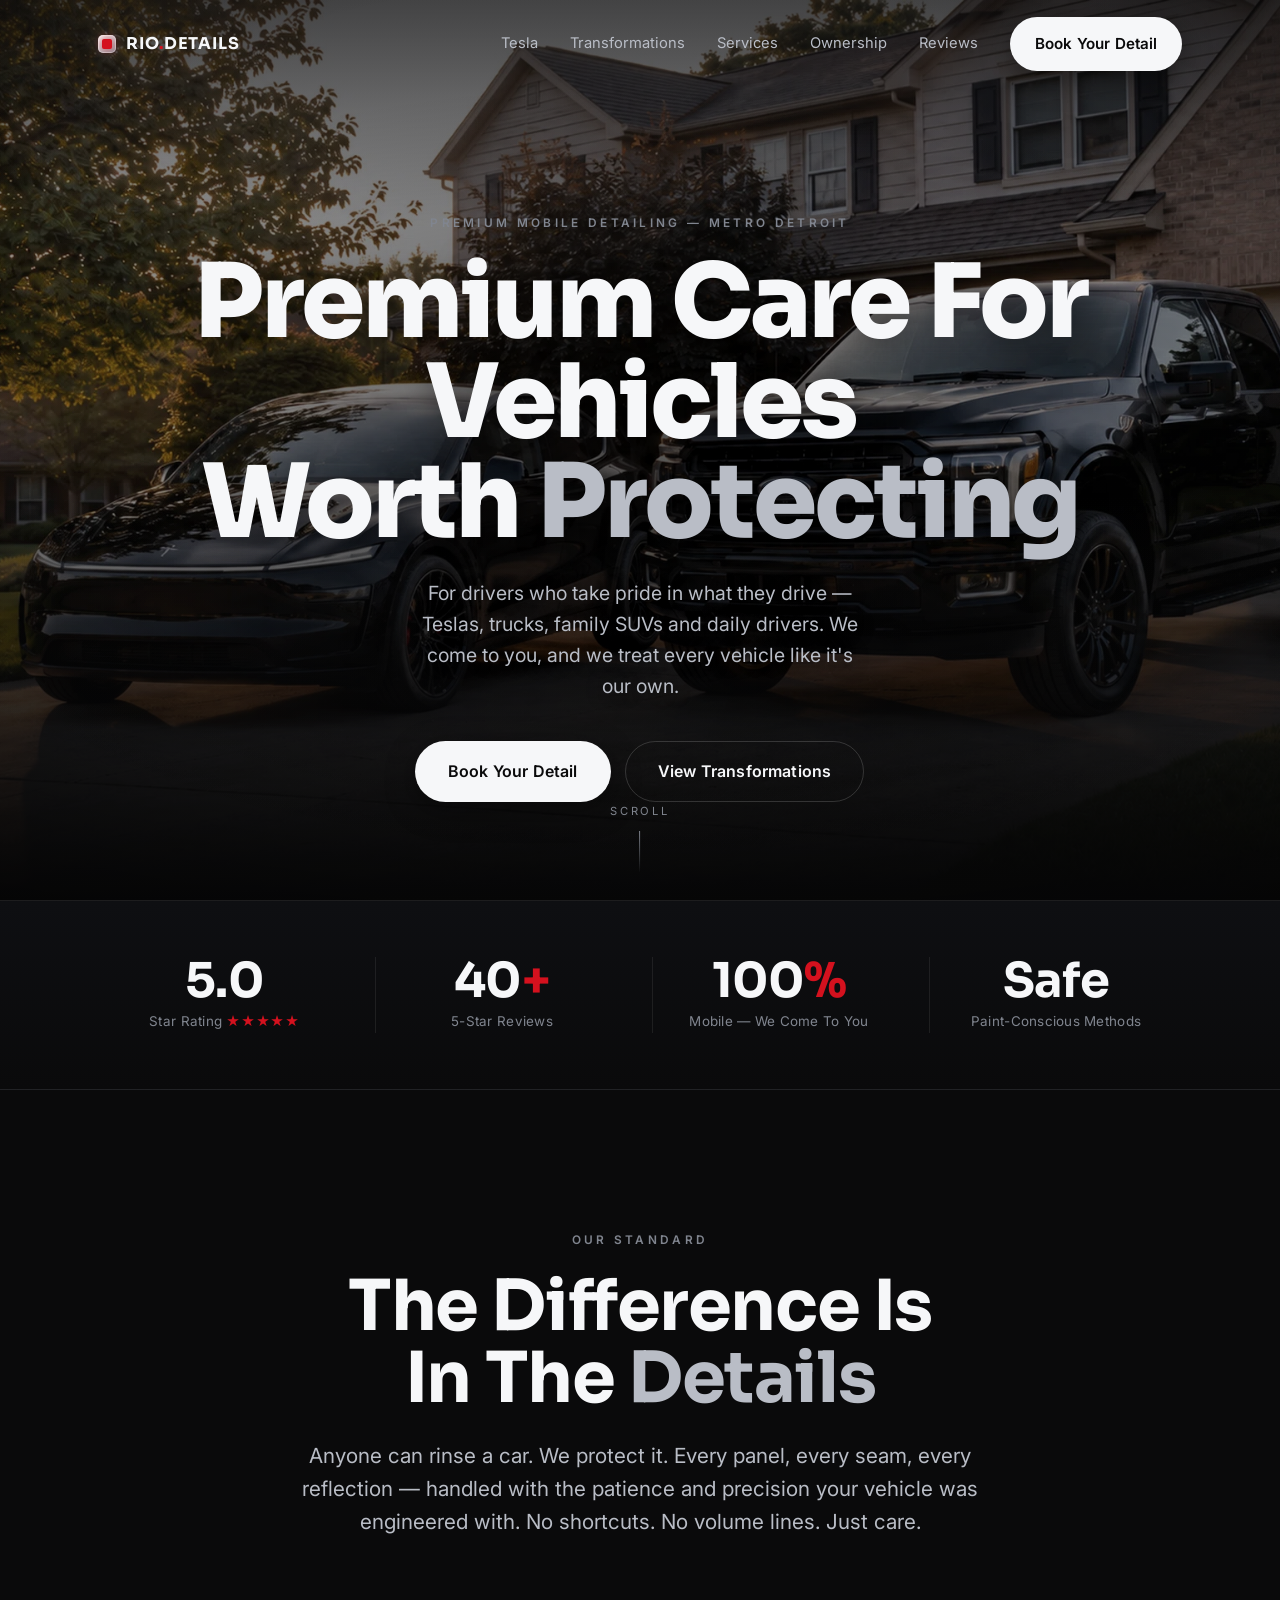
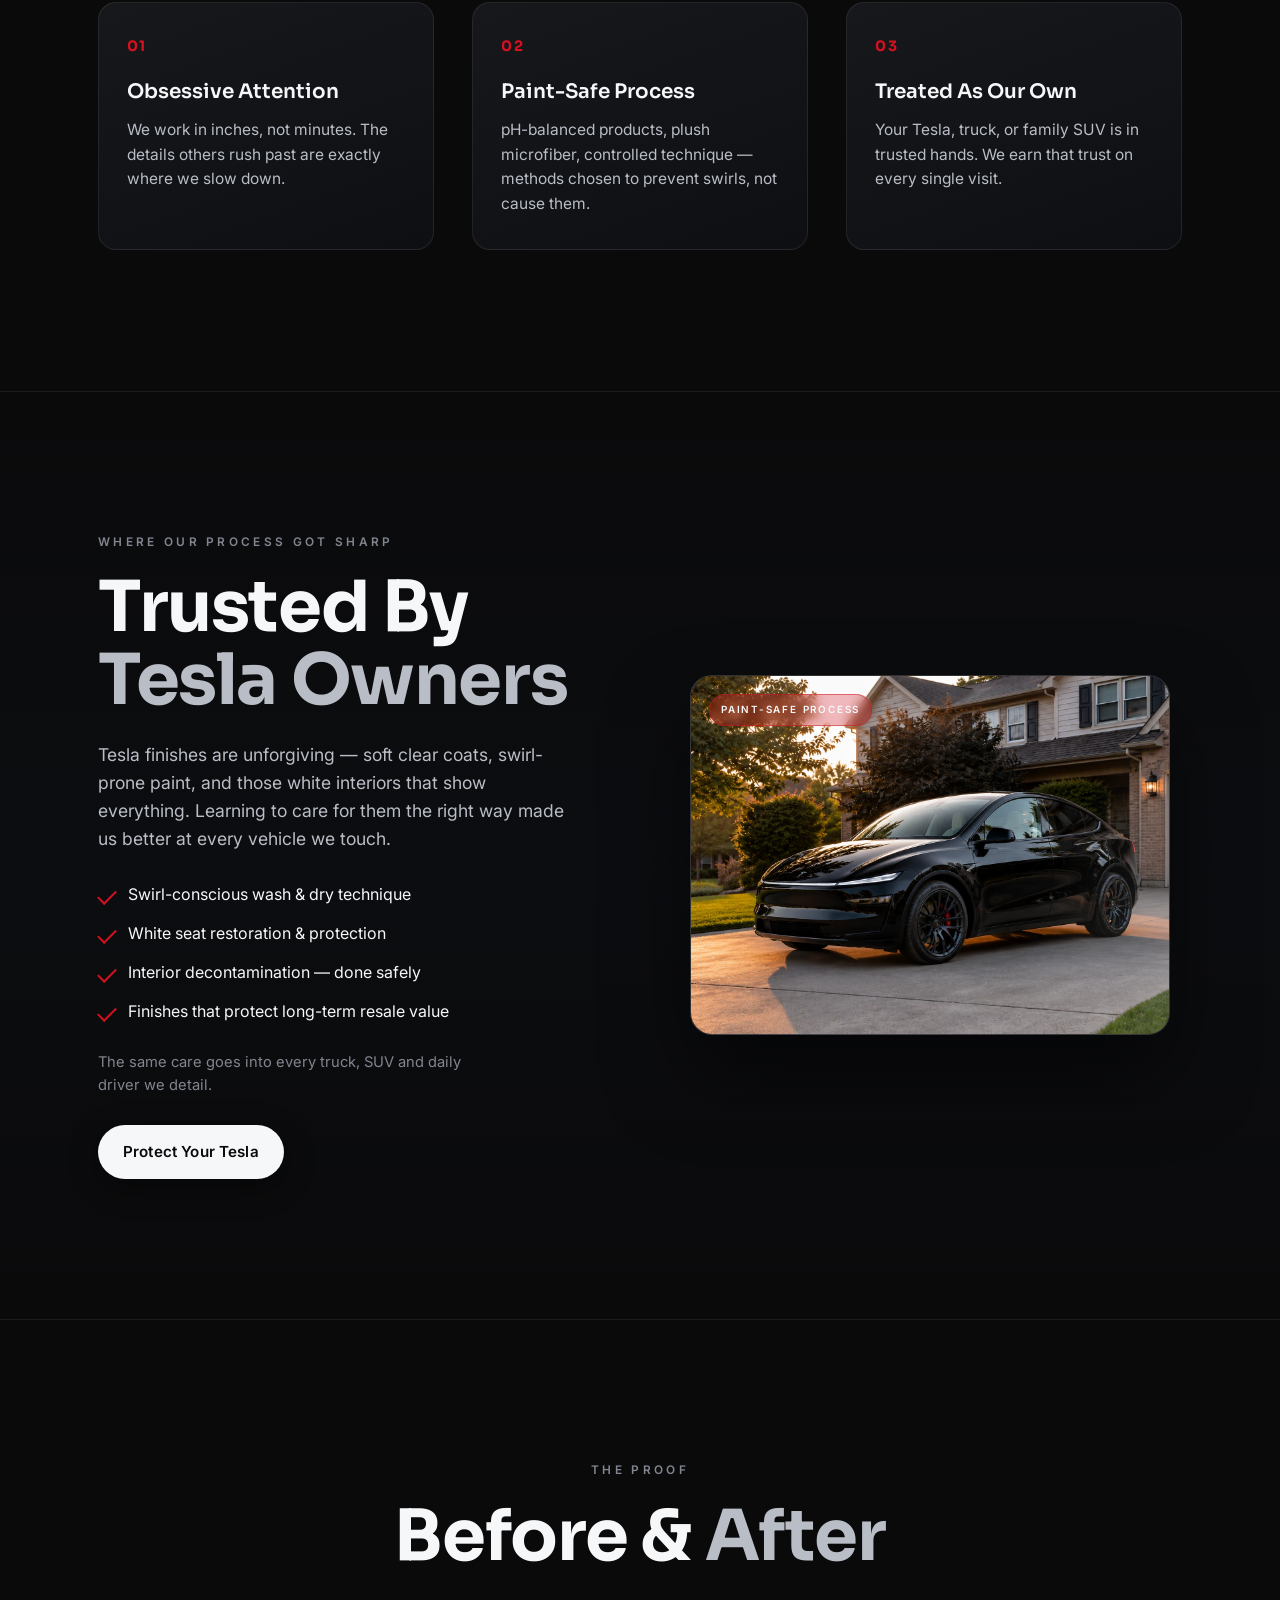
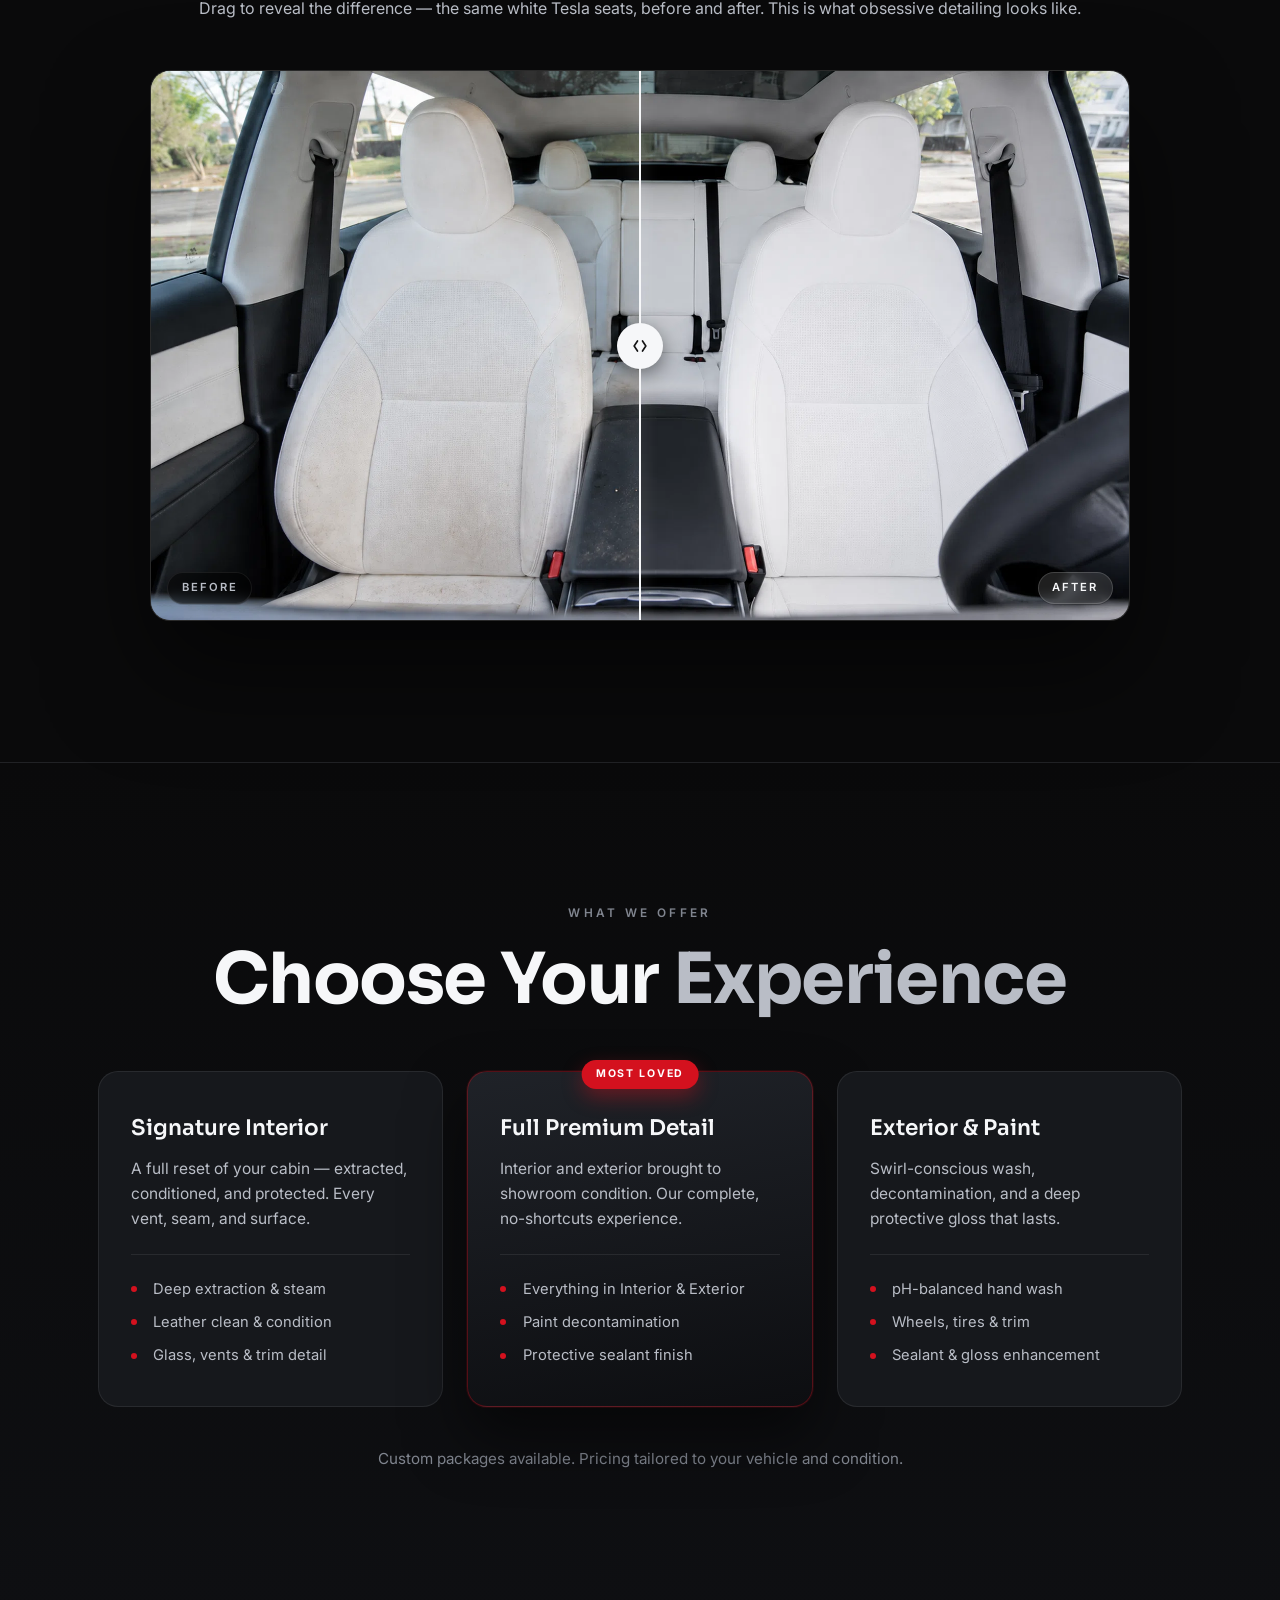
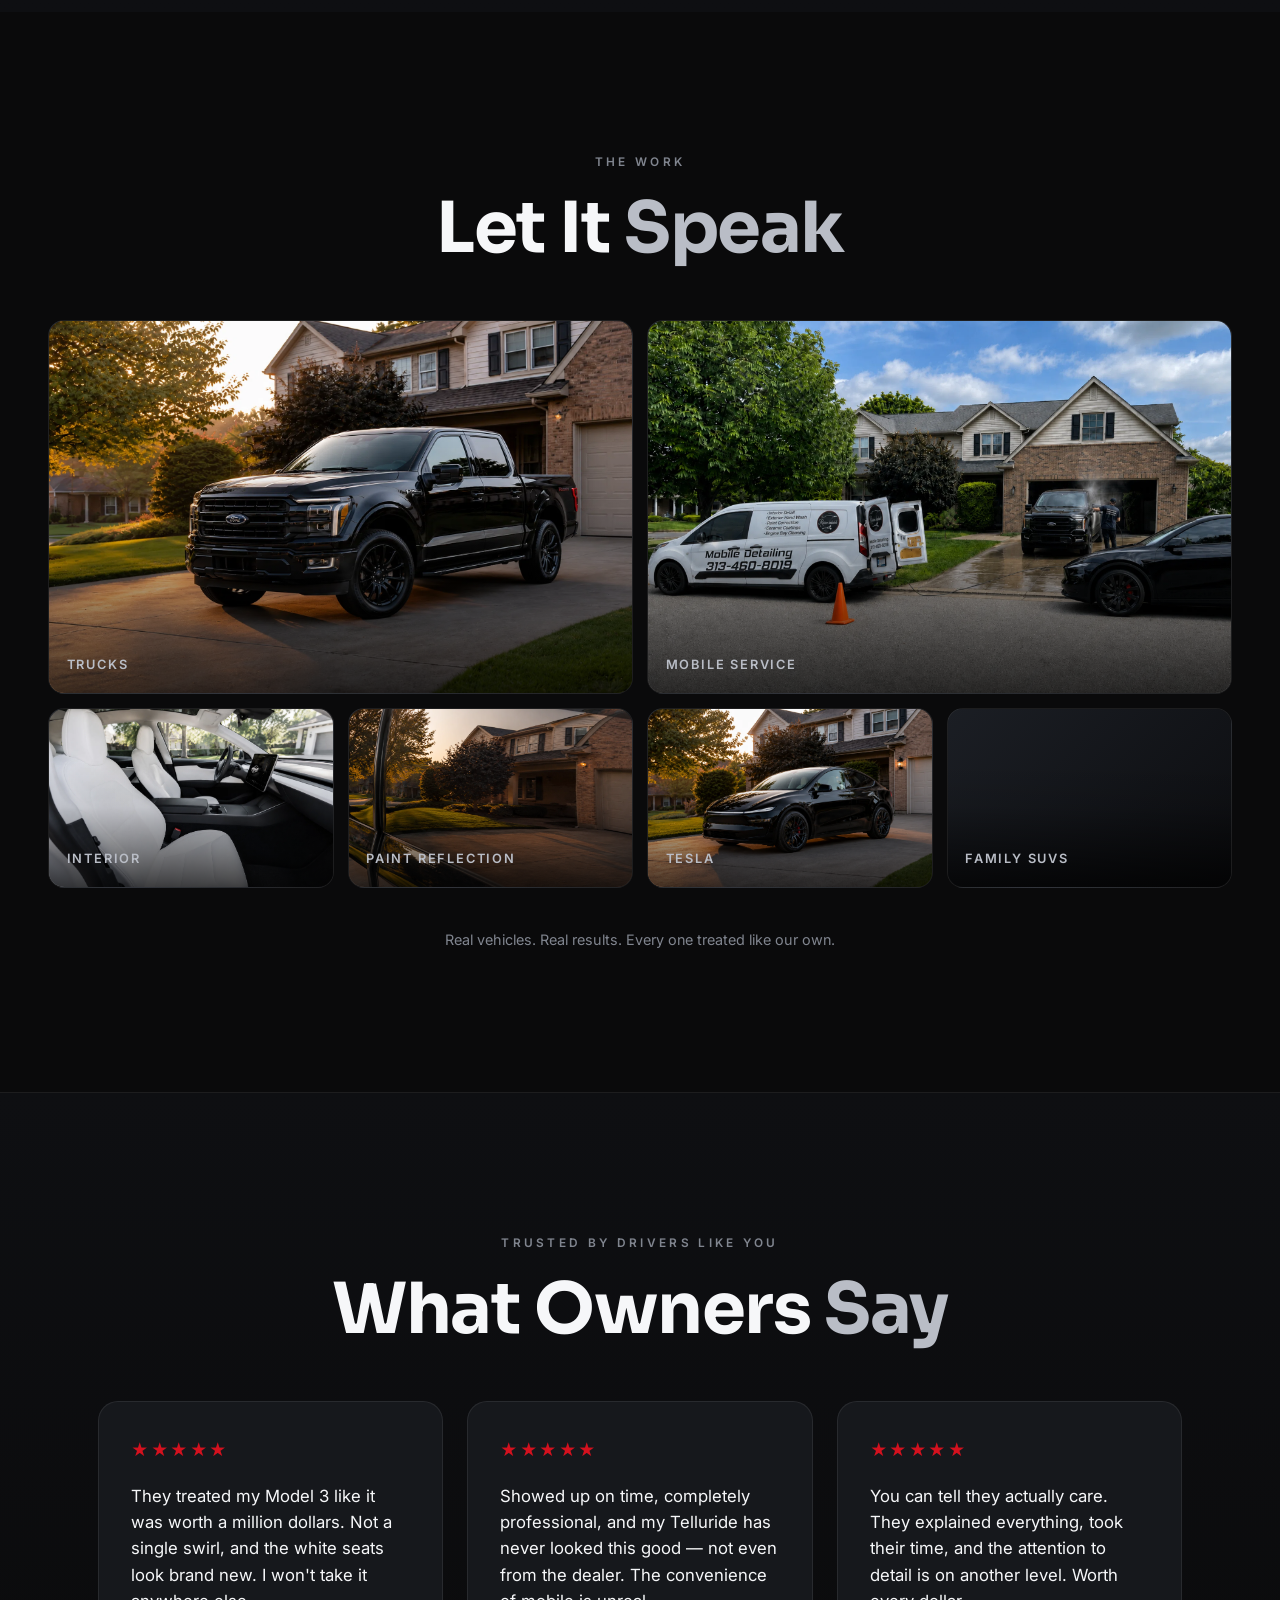
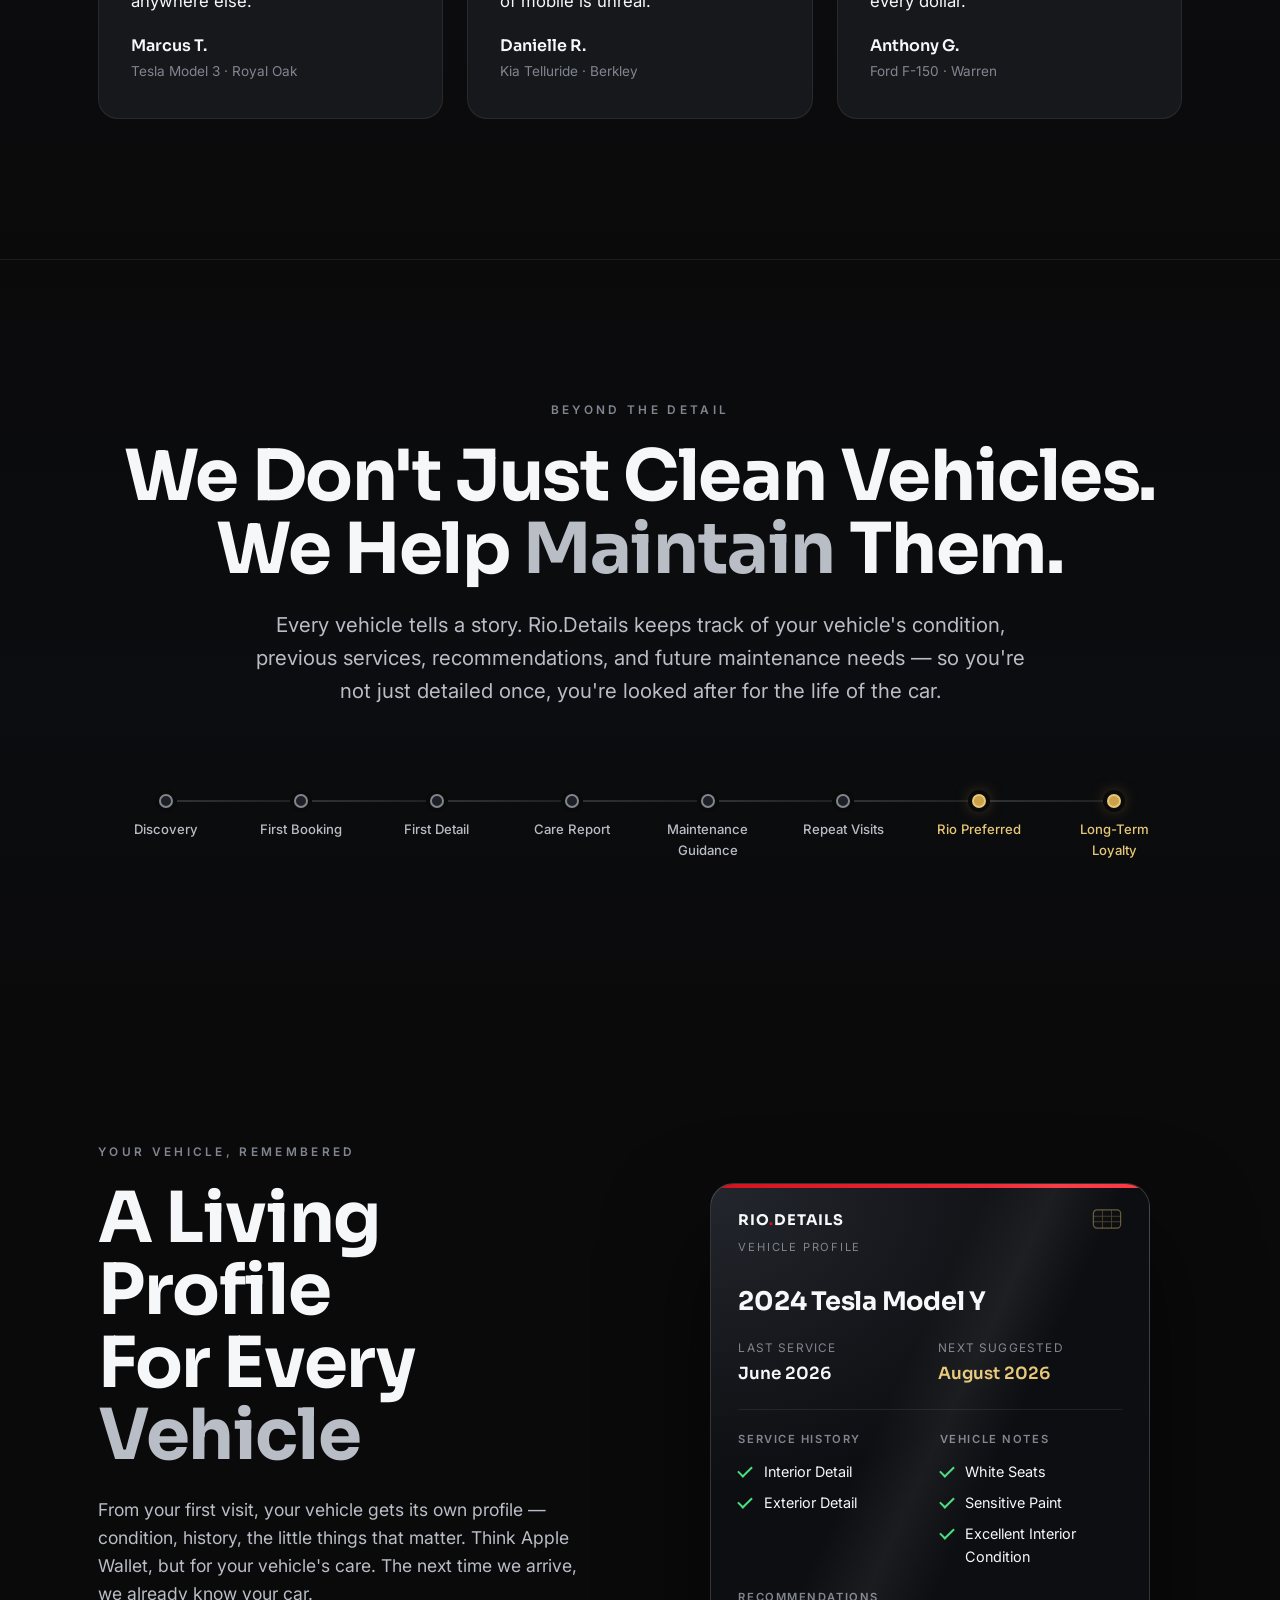
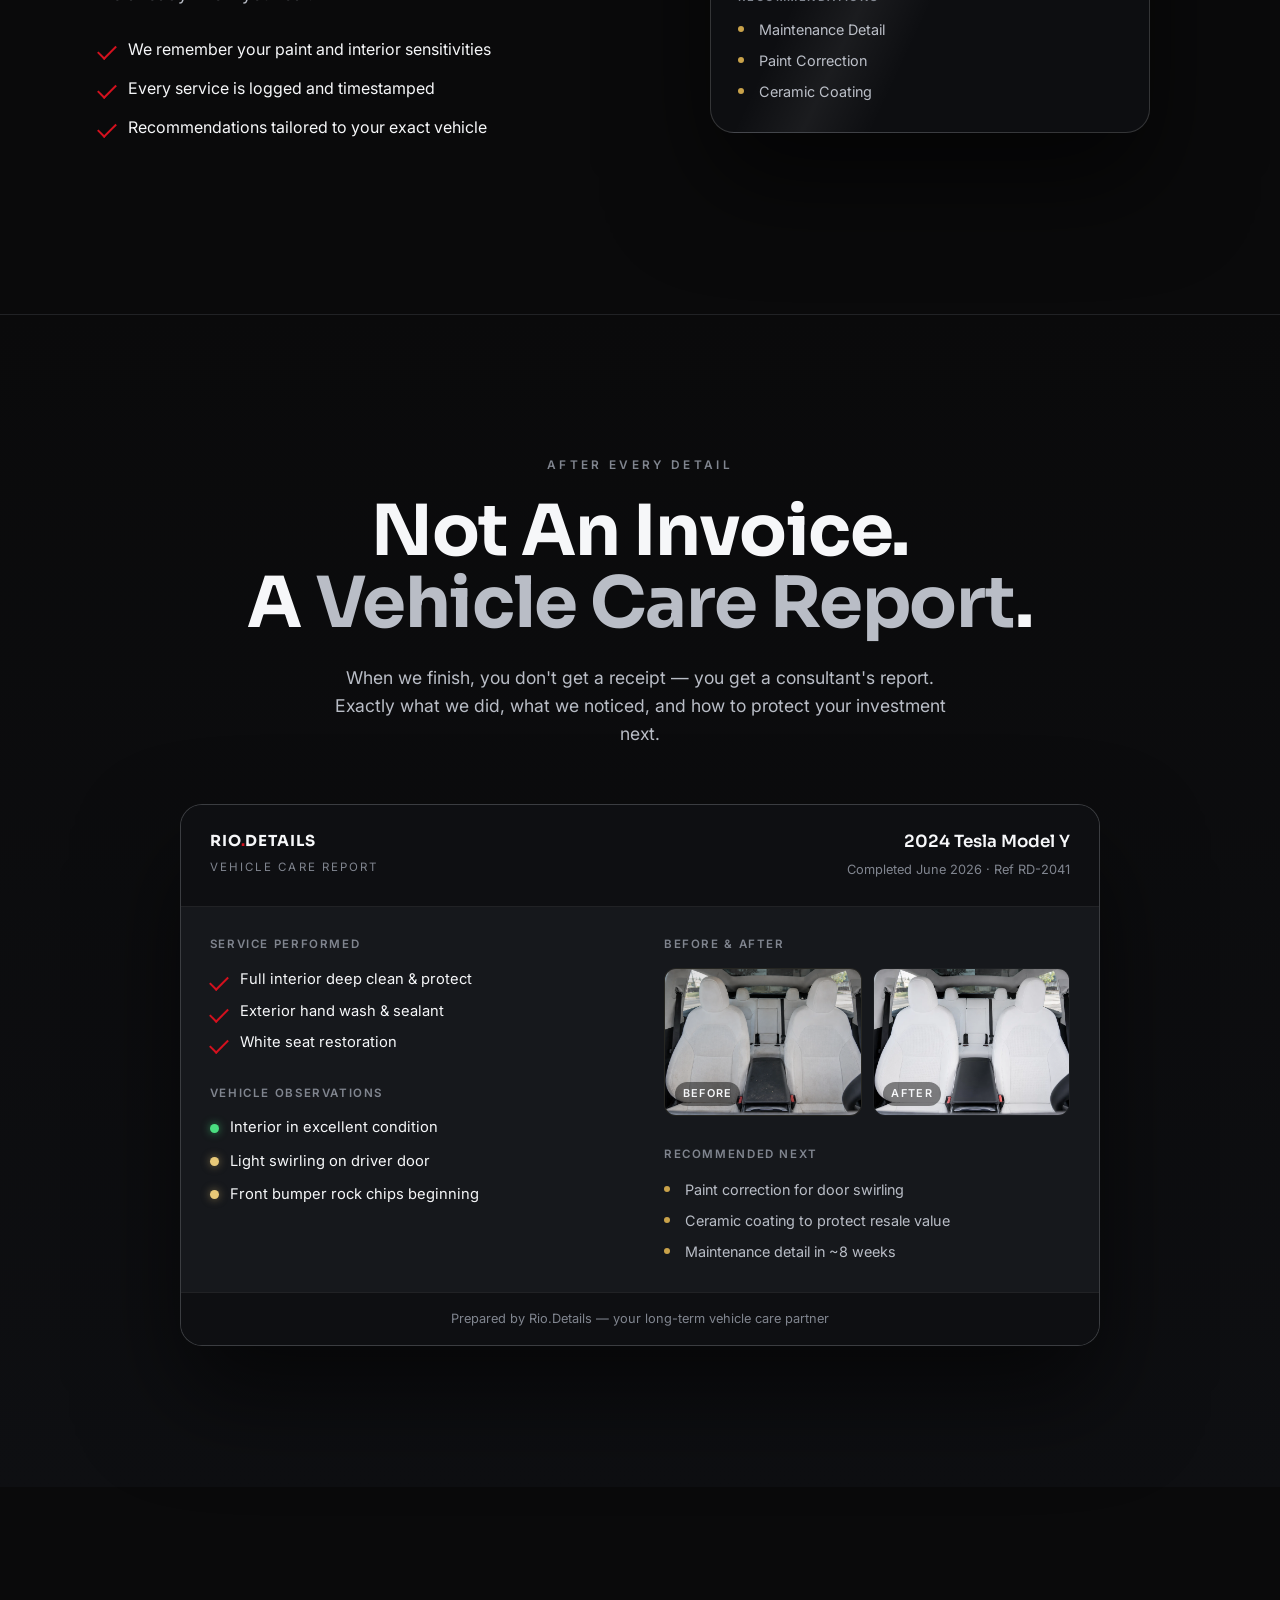
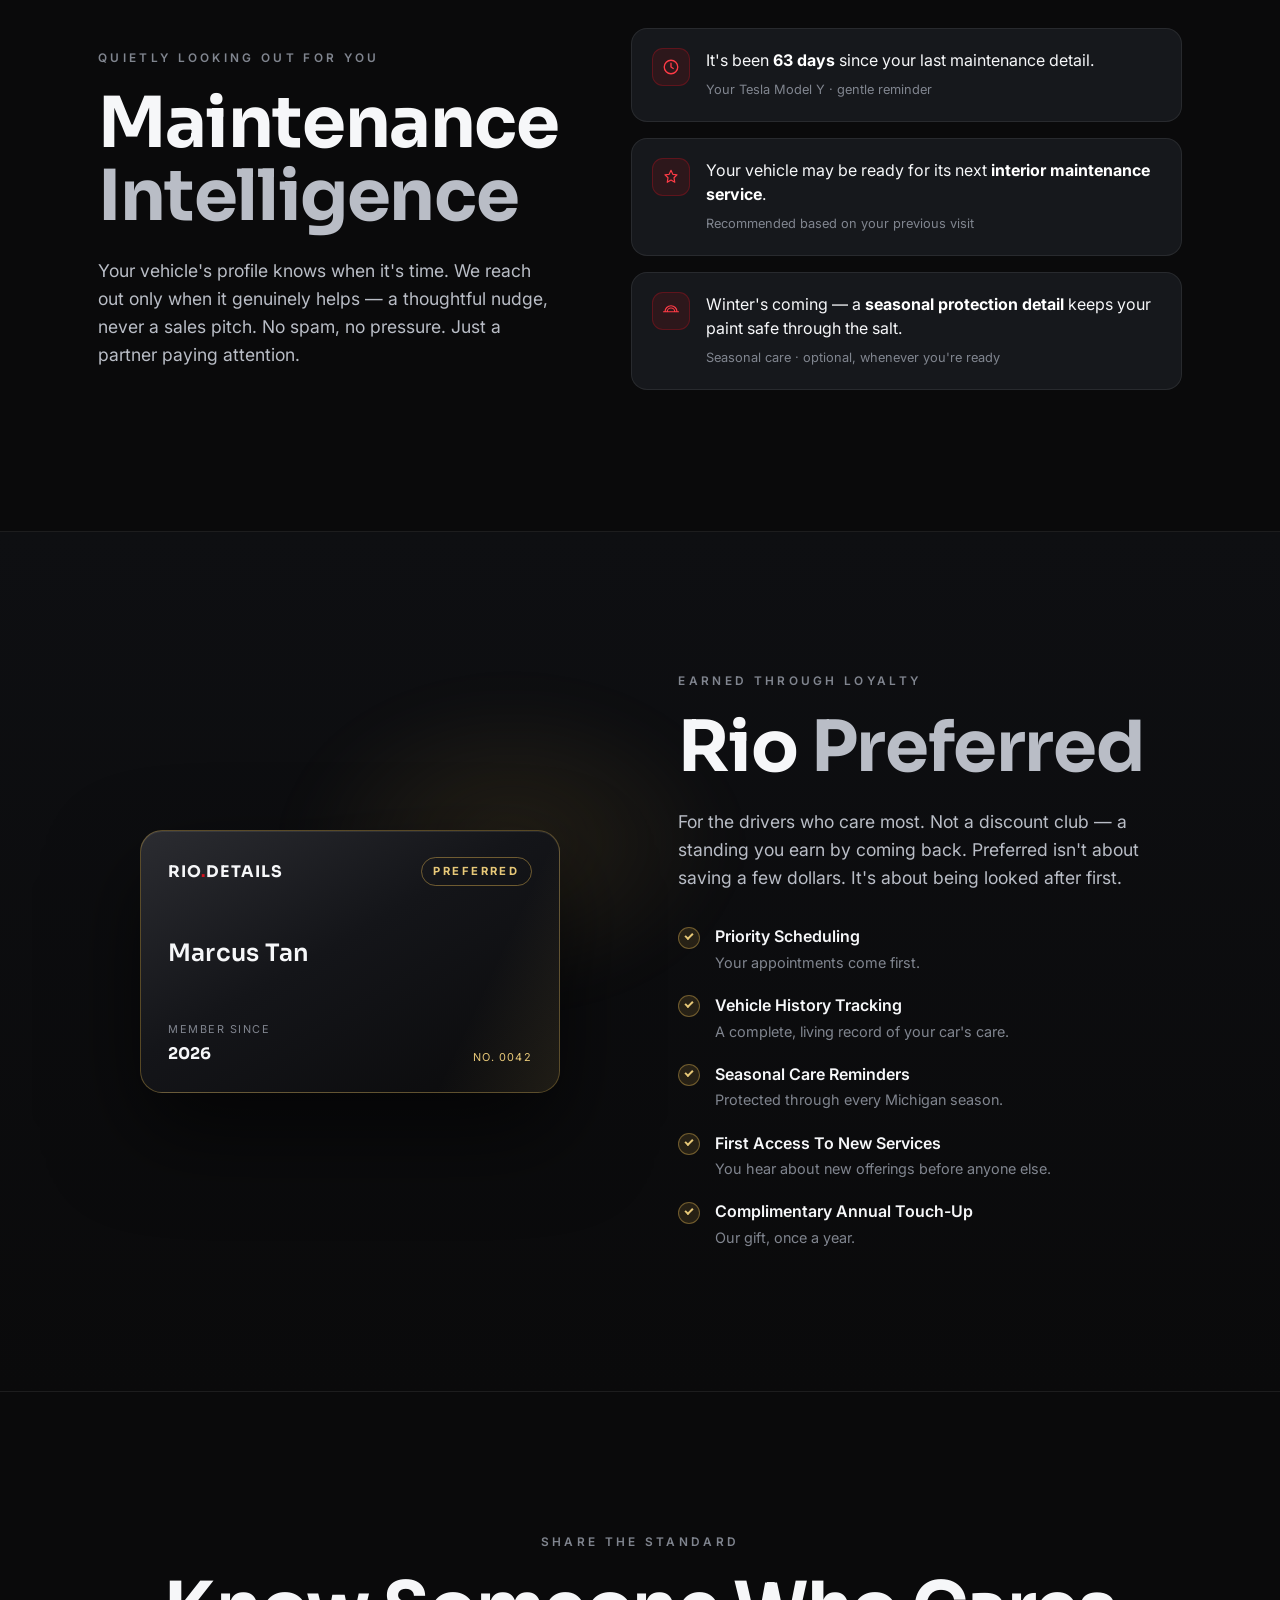
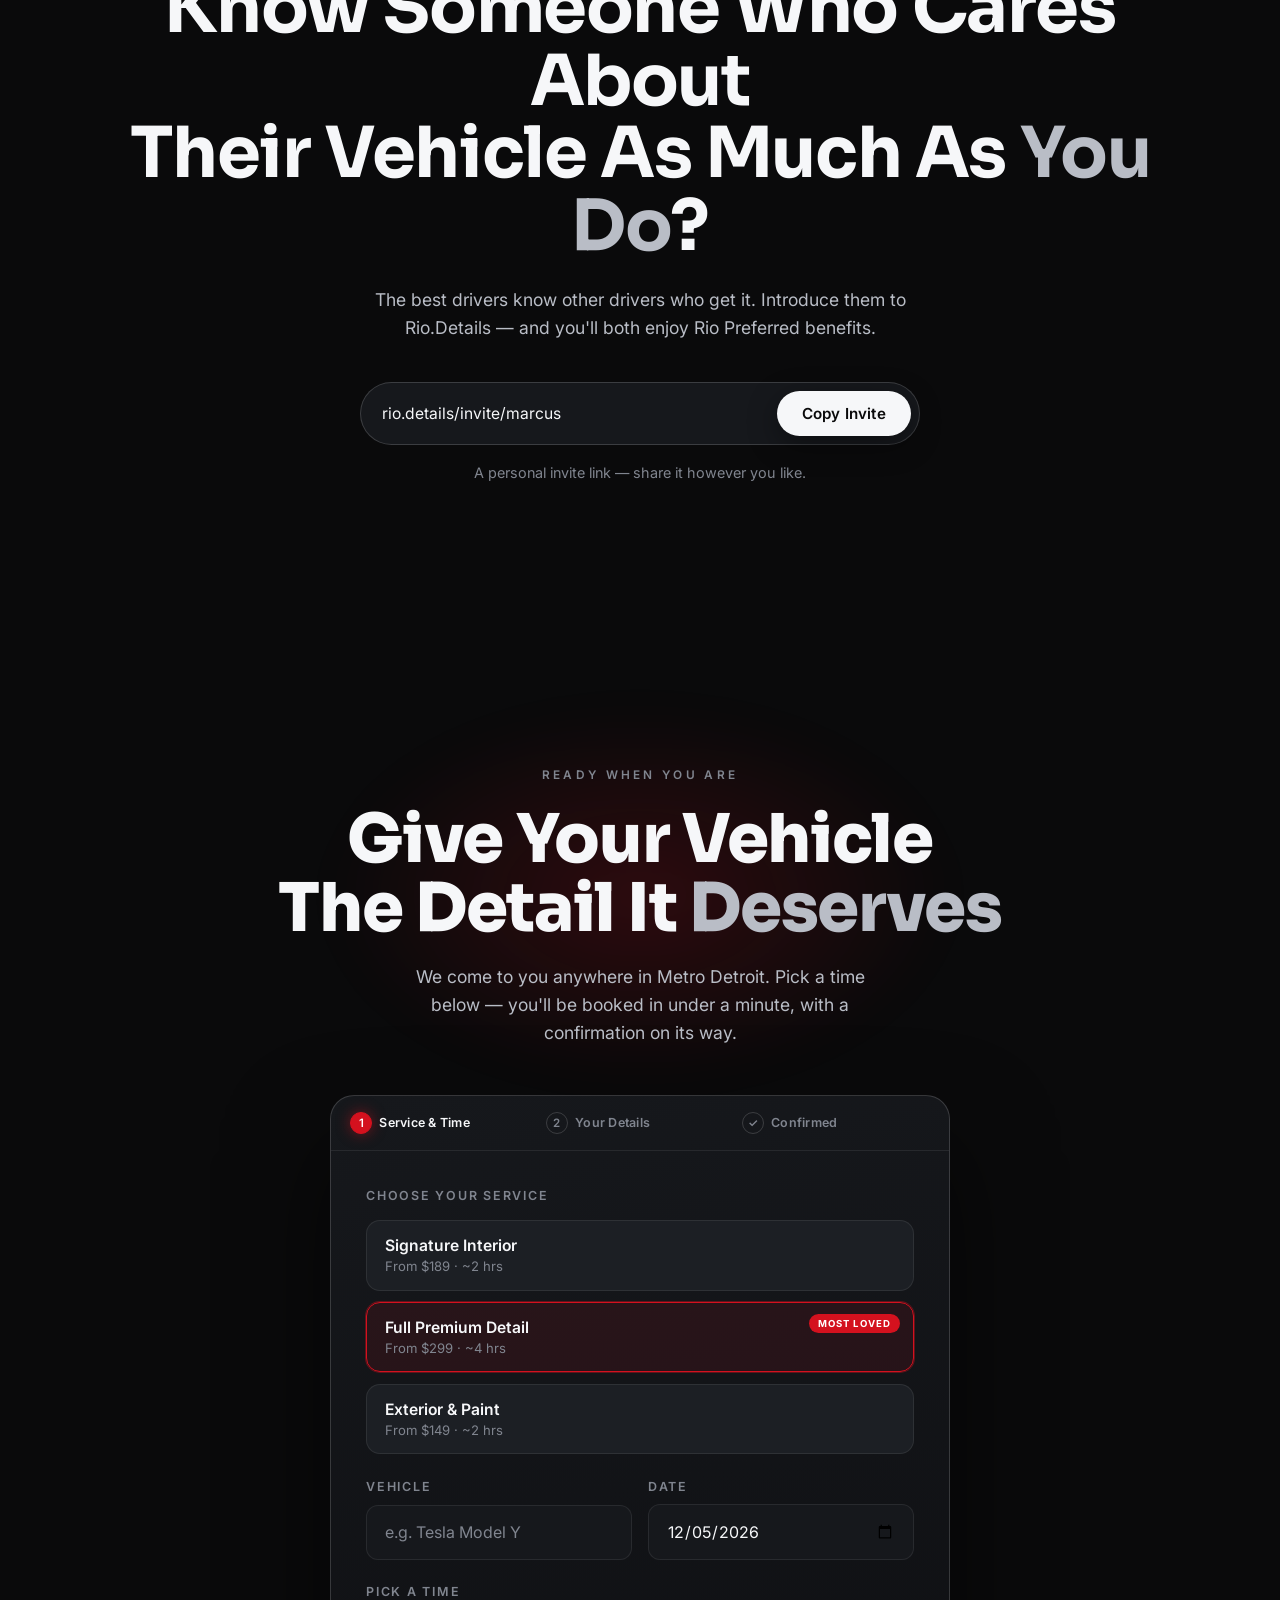
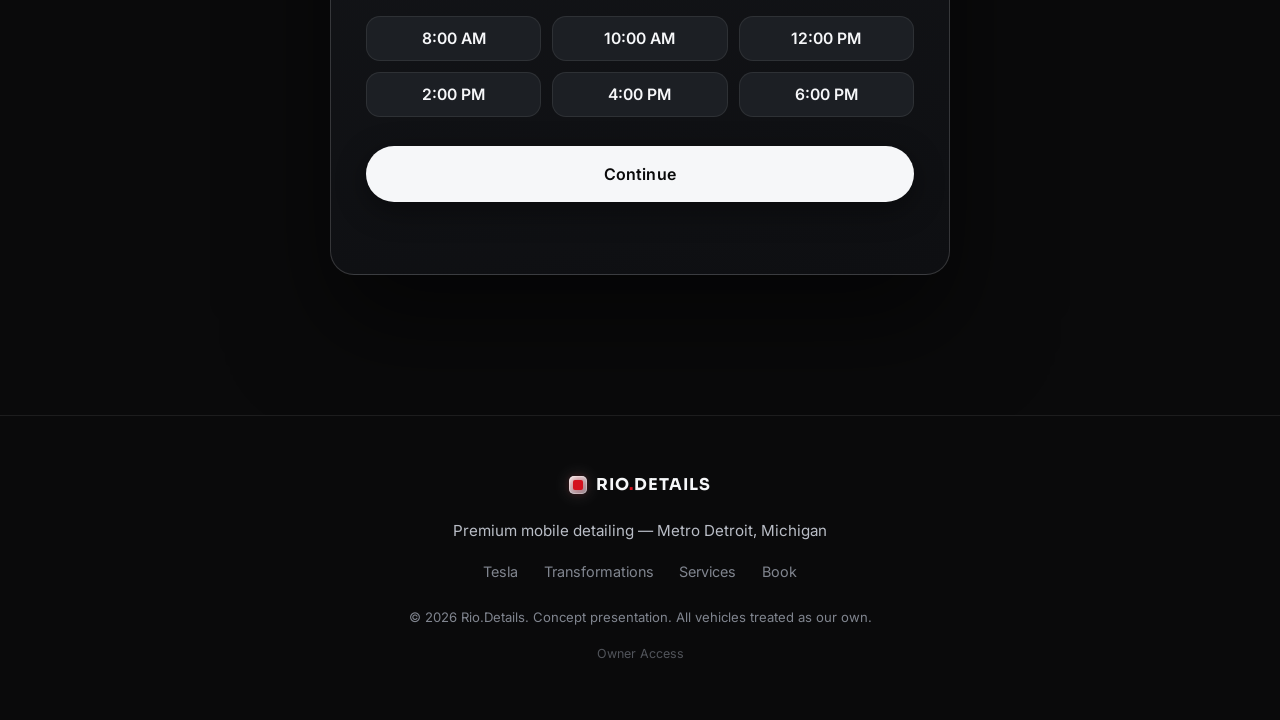
<file: index.html>
<!DOCTYPE html>
<html lang="en">
<head>
  <meta charset="UTF-8" />
  <meta name="viewport" content="width=device-width, initial-scale=1.0" />
  <meta name="theme-color" content="#0a0a0b" />
  <title>Rio.Details — Premium Mobile Detailing | Metro Detroit</title>
  <meta name="description" content="Premium mobile detailing for drivers who take pride in their vehicles. Teslas, trucks, family SUVs and daily drivers — we come to you across Metro Detroit." />

  <!-- Open Graph -->
  <meta property="og:site_name" content="Rio.Details" />
  <meta property="og:title" content="Rio.Details — Premium Care For Vehicles Worth Protecting" />
  <meta property="og:description" content="Premium mobile detailing in Metro Detroit for people who care about their vehicles — Teslas, trucks, family SUVs and daily drivers. We come to you." />
  <meta property="og:type" content="website" />
  <meta property="og:url" content="https://beerusu7.github.io/rio-details/" />
  <meta property="og:image" content="https://beerusu7.github.io/rio-details/assets/og-image.jpg" />
  <meta property="og:image:secure_url" content="https://beerusu7.github.io/rio-details/assets/og-image.jpg" />
  <meta property="og:image:type" content="image/jpeg" />
  <meta property="og:image:width" content="1200" />
  <meta property="og:image:height" content="630" />
  <meta property="og:image:alt" content="Rio.Details — premium mobile detailing. A Tesla Model Y and Ford F-150 in a Metro Detroit driveway, with the headline Premium Care For Vehicles Worth Protecting." />
  <meta name="twitter:card" content="summary_large_image" />
  <meta name="twitter:title" content="Rio.Details — Premium Care For Vehicles Worth Protecting" />
  <meta name="twitter:description" content="Premium mobile detailing in Metro Detroit — Teslas, trucks, family SUVs and daily drivers. We come to you." />
  <meta name="twitter:image" content="https://beerusu7.github.io/rio-details/assets/og-image.jpg" />
  <meta name="twitter:image:alt" content="Rio.Details — Premium Care For Vehicles Worth Protecting" />

  <link rel="preconnect" href="https://fonts.googleapis.com" />
  <link rel="preconnect" href="https://fonts.gstatic.com" crossorigin />
  <link href="https://fonts.googleapis.com/css2?family=Inter:wght@300;400;500;600;700&family=Sora:wght@500;600;700;800&display=swap" rel="stylesheet" />
  <link rel="stylesheet" href="css/styles.css?v=2" />

  <!-- Structured data: LocalBusiness for SEO -->
  <script type="application/ld+json">
  {
    "@context": "https://schema.org",
    "@type": "AutoDetailing",
    "name": "Rio.Details",
    "description": "Premium mobile detailing in Metro Detroit for Teslas, trucks, SUVs and daily drivers.",
    "image": "assets/img/01_hero_tesla_model_y_performance_f150_lariat.jpg",
    "areaServed": "Metro Detroit, Michigan",
    "priceRange": "$$",
    "aggregateRating": {
      "@type": "AggregateRating",
      "ratingValue": "5.0",
      "reviewCount": "40"
    }
  }
  </script>
</head>
<body>
  <!-- Scroll progress bar -->
  <div class="scroll-progress" aria-hidden="true"><span data-scroll-bar></span></div>

  <!-- ============ NAV ============ -->
  <header class="nav" data-nav>
    <div class="nav__inner">
      <a href="#top" class="brand" aria-label="Rio.Details home">
        <span class="brand__mark" aria-hidden="true"></span>
        <span class="brand__name">RIO<span class="brand__dot">.</span>DETAILS</span>
      </a>
      <nav class="nav__links" aria-label="Primary">
        <a href="#tesla">Tesla</a>
        <a href="#transformations">Transformations</a>
        <a href="#services">Services</a>
        <a href="#beyond">Ownership</a>
        <a href="#reviews">Reviews</a>
      </nav>
      <a href="#book" class="btn btn--primary nav__cta">Book Your Detail</a>
      <button class="nav__toggle" data-menu-toggle aria-label="Open menu" aria-expanded="false">
        <span></span><span></span>
      </button>
    </div>
  </header>

  <main id="top">

    <!-- ============ HERO ============ -->
    <section class="hero" data-hero>
      <div class="hero__stage" aria-hidden="true">
        <!-- Real photography: a freshly detailed Tesla & F-150 in the driveway, grime lifting to gloss on scroll -->
        <div class="hero__scene">
          <picture class="hero__photo">
            <source type="image/webp" srcset="assets/img/01_hero_tesla_model_y_performance_f150_lariat.webp" />
            <img src="assets/img/01_hero_tesla_model_y_performance_f150_lariat.jpg" alt="" width="1920" height="1081" fetchpriority="high" decoding="async" />
          </picture>
          <div class="hero__grime" data-hero-grime></div>
          <div class="hero__sheen" data-hero-sheen></div>
        </div>
        <div class="hero__vignette"></div>
      </div>

      <div class="hero__content container">
        <p class="eyebrow" data-reveal>Premium Mobile Detailing — Metro Detroit</p>
        <h1 class="hero__title" data-reveal>
          Premium Care For Vehicles<br />Worth <em>Protecting</em>
        </h1>
        <p class="hero__sub" data-reveal>
          For drivers who take pride in what they drive — Teslas, trucks, family
          SUVs and daily drivers. We come to you, and we treat every vehicle like
          it's our own.
        </p>
        <div class="hero__actions" data-reveal>
          <a href="#book" class="btn btn--primary btn--lg">Book Your Detail</a>
          <a href="#transformations" class="btn btn--ghost btn--lg">View Transformations</a>
        </div>
      </div>

      <div class="hero__scrollcue" aria-hidden="true">
        <span>Scroll</span>
        <span class="hero__scrollline"></span>
      </div>
    </section>

    <!-- ============ TRUST BAR ============ -->
    <section class="trustbar" aria-label="Why drivers trust us">
      <div class="container trustbar__grid">
        <div class="trust" data-reveal>
          <span class="trust__num">5.0</span>
          <span class="trust__label">Star Rating <span class="trust__stars" aria-hidden="true">★★★★★</span></span>
        </div>
        <div class="trust" data-reveal>
          <span class="trust__num">40<span class="trust__plus">+</span></span>
          <span class="trust__label">5-Star Reviews</span>
        </div>
        <div class="trust" data-reveal>
          <span class="trust__num">100<span class="trust__plus">%</span></span>
          <span class="trust__label">Mobile — We Come To You</span>
        </div>
        <div class="trust" data-reveal>
          <span class="trust__num">Safe</span>
          <span class="trust__label">Paint-Conscious Methods</span>
        </div>
      </div>
    </section>

    <!-- ============ PHILOSOPHY ============ -->
    <section class="philosophy" aria-labelledby="phil-title">
      <div class="container philosophy__inner">
        <p class="eyebrow eyebrow--center" data-reveal>Our Standard</p>
        <h2 id="phil-title" class="section-title" data-reveal>
          The Difference Is<br />In The <em>Details</em>
        </h2>
        <p class="philosophy__lead" data-reveal>
          Anyone can rinse a car. We protect it. Every panel, every seam, every
          reflection — handled with the patience and precision your vehicle was
          engineered with. No shortcuts. No volume lines. Just care.
        </p>
        <div class="pillars">
          <article class="pillar" data-reveal>
            <span class="pillar__no">01</span>
            <h3>Obsessive Attention</h3>
            <p>We work in inches, not minutes. The details others rush past are exactly where we slow down.</p>
          </article>
          <article class="pillar" data-reveal>
            <span class="pillar__no">02</span>
            <h3>Paint-Safe Process</h3>
            <p>pH-balanced products, plush microfiber, controlled technique — methods chosen to prevent swirls, not cause them.</p>
          </article>
          <article class="pillar" data-reveal>
            <span class="pillar__no">03</span>
            <h3>Treated As Our Own</h3>
            <p>Your Tesla, truck, or family SUV is in trusted hands. We earn that trust on every single visit.</p>
          </article>
        </div>
      </div>
    </section>

    <!-- ============ TESLA ============ -->
    <section class="tesla" id="tesla" aria-labelledby="tesla-title">
      <div class="container tesla__grid">
        <div class="tesla__copy">
          <p class="eyebrow" data-reveal>Where Our Process Got Sharp</p>
          <h2 id="tesla-title" class="section-title section-title--left" data-reveal>
            Trusted By<br /><em>Tesla Owners</em>
          </h2>
          <p class="tesla__lead" data-reveal>
            Tesla finishes are unforgiving — soft clear coats, swirl-prone paint,
            and those white interiors that show everything. Learning to care for
            them the right way made us better at every vehicle we touch.
          </p>
          <ul class="ticklist" data-reveal>
            <li>Swirl-conscious wash &amp; dry technique</li>
            <li>White seat restoration &amp; protection</li>
            <li>Interior decontamination — done safely</li>
            <li>Finishes that protect long-term resale value</li>
          </ul>
          <p class="tesla__note" data-reveal>The same care goes into every truck, SUV and daily driver we detail.</p>
          <a href="#book" class="btn btn--primary" data-reveal>Protect Your Tesla</a>
        </div>
        <div class="tesla__visual" data-reveal>
          <div class="tesla__panel">
            <span class="tesla__badge">PAINT-SAFE PROCESS</span>
            <picture class="tesla__photo">
              <source type="image/webp" srcset="assets/img/02_tesla_model_y_performance_exterior.webp" />
              <img src="assets/img/02_tesla_model_y_performance_exterior.jpg" alt="Freshly detailed black Tesla Model Y in a residential driveway at golden hour" width="1920" height="1081" loading="lazy" decoding="async" />
            </picture>
            <div class="tesla__gloss"></div>
          </div>
        </div>
      </div>
    </section>

    <!-- ============ TRANSFORMATIONS (Before/After) ============ -->
    <section class="transform" id="transformations" aria-labelledby="tf-title">
      <div class="container">
        <p class="eyebrow eyebrow--center" data-reveal>The Proof</p>
        <h2 id="tf-title" class="section-title" data-reveal>
          Before &amp; <em>After</em>
        </h2>
        <p class="transform__lead" data-reveal>
          Drag to reveal the difference — the same white Tesla seats, before and
          after. This is what obsessive detailing looks like.
        </p>

        <div class="ba" data-reveal data-ba role="group" aria-label="Before and after comparison of a detailed Tesla interior">
          <div class="ba__img ba__img--after">
            <picture class="ba__media">
              <source type="image/webp" srcset="assets/img/06_tesla_white_interior_after.webp" />
              <img src="assets/img/06_tesla_white_interior_after.jpg" alt="Tesla white interior restored to bright, spotless condition after detailing" width="1920" height="1081" loading="lazy" decoding="async" />
            </picture>
            <span class="ba__tag ba__tag--after">After</span>
          </div>
          <div class="ba__img ba__img--before" data-ba-before>
            <picture class="ba__media">
              <source type="image/webp" srcset="assets/img/05_tesla_white_interior_before.webp" />
              <img src="assets/img/05_tesla_white_interior_before.jpg" alt="Tesla white interior showing dirt and staining before detailing" width="1920" height="1081" loading="lazy" decoding="async" />
            </picture>
            <span class="ba__tag ba__tag--before">Before</span>
          </div>
          <div class="ba__handle" data-ba-handle>
            <span class="ba__line"></span>
            <span class="ba__grip" aria-hidden="true">
              <svg viewBox="0 0 24 24" width="20" height="20"><path d="M9 6l-4 6 4 6M15 6l4 6-4 6" fill="none" stroke="currentColor" stroke-width="2" stroke-linecap="round" stroke-linejoin="round"/></svg>
            </span>
          </div>
          <input class="ba__range" type="range" min="0" max="100" value="50" data-ba-range aria-label="Reveal before or after image" />
        </div>
      </div>
    </section>

    <!-- ============ SERVICES ============ -->
    <section class="services" id="services" aria-labelledby="svc-title">
      <div class="container">
        <p class="eyebrow eyebrow--center" data-reveal>What We Offer</p>
        <h2 id="svc-title" class="section-title" data-reveal>Choose Your <em>Experience</em></h2>
        <div class="svc-grid">
          <article class="svc" data-reveal>
            <h3 class="svc__name">Signature Interior</h3>
            <p class="svc__desc">A full reset of your cabin — extracted, conditioned, and protected. Every vent, seam, and surface.</p>
            <ul class="svc__list">
              <li>Deep extraction &amp; steam</li>
              <li>Leather clean &amp; condition</li>
              <li>Glass, vents &amp; trim detail</li>
            </ul>
          </article>
          <article class="svc svc--feature" data-reveal>
            <span class="svc__flag">Most Loved</span>
            <h3 class="svc__name">Full Premium Detail</h3>
            <p class="svc__desc">Interior and exterior brought to showroom condition. Our complete, no-shortcuts experience.</p>
            <ul class="svc__list">
              <li>Everything in Interior &amp; Exterior</li>
              <li>Paint decontamination</li>
              <li>Protective sealant finish</li>
            </ul>
          </article>
          <article class="svc" data-reveal>
            <h3 class="svc__name">Exterior &amp; Paint</h3>
            <p class="svc__desc">Swirl-conscious wash, decontamination, and a deep protective gloss that lasts.</p>
            <ul class="svc__list">
              <li>pH-balanced hand wash</li>
              <li>Wheels, tires &amp; trim</li>
              <li>Sealant &amp; gloss enhancement</li>
            </ul>
          </article>
        </div>
        <p class="services__note" data-reveal>Custom packages available. Pricing tailored to your vehicle and condition.</p>
      </div>
    </section>

    <!-- ============ GALLERY ============ -->
    <section class="gallery" aria-labelledby="gal-title">
      <div class="container">
        <p class="eyebrow eyebrow--center" data-reveal>The Work</p>
        <h2 id="gal-title" class="section-title" data-reveal>Let It <em>Speak</em></h2>
      </div>
      <div class="gallery__strip">
        <figure class="shot shot--feature" data-reveal>
          <picture class="shot__media">
            <source type="image/webp" srcset="assets/img/03_ford_f150_lariat_supercrew_exterior.webp" />
            <img class="shot__img" src="assets/img/03_ford_f150_lariat_supercrew_exterior.jpg" alt="Detailed black Ford F-150 Lariat SuperCrew in a driveway" width="1920" height="1081" loading="lazy" decoding="async" />
          </picture>
          <span class="shot__label">Trucks</span>
        </figure>
        <figure class="shot shot--feature" data-reveal>
          <picture class="shot__media">
            <source type="image/webp" srcset="assets/img/08_mobile_detailing_appointment_scene.webp" />
            <img class="shot__img" src="assets/img/08_mobile_detailing_appointment_scene.jpg" alt="Rio.Details mobile detailing van servicing vehicles at a customer's home" width="1920" height="1440" loading="lazy" decoding="async" />
          </picture>
          <span class="shot__label">Mobile Service</span>
        </figure>
        <figure class="shot" data-reveal>
          <picture class="shot__media">
            <source type="image/webp" srcset="assets/img/09_tesla_premium_interior_lifestyle.webp" />
            <img class="shot__img" src="assets/img/09_tesla_premium_interior_lifestyle.jpg" alt="Clean, bright Tesla interior with white seats after a full detail" width="1920" height="1081" loading="lazy" decoding="async" />
          </picture>
          <span class="shot__label">Interior</span>
        </figure>
        <figure class="shot" data-reveal>
          <picture class="shot__media">
            <source type="image/webp" srcset="assets/img/07_f150_black_paint_reflection_macro.webp" />
            <img class="shot__img" src="assets/img/07_f150_black_paint_reflection_macro.jpg" alt="Mirror-finish reflection in freshly polished black paint" width="1920" height="1440" loading="lazy" decoding="async" />
          </picture>
          <span class="shot__label">Paint Reflection</span>
        </figure>
        <figure class="shot" data-reveal>
          <picture class="shot__media">
            <source type="image/webp" srcset="assets/img/02_tesla_model_y_performance_exterior.webp" />
            <img class="shot__img" src="assets/img/02_tesla_model_y_performance_exterior.jpg" alt="Detailed black Tesla Model Y in a driveway" width="1920" height="1081" loading="lazy" decoding="async" />
          </picture>
          <span class="shot__label">Tesla</span>
        </figure>
        <figure class="shot" data-reveal>
          <picture class="shot__media">
            <source type="image/webp" srcset="assets/img/04_family_suv_detailing_exterior.webp" />
            <img class="shot__img" src="assets/img/04_family_suv_detailing_exterior.jpg" alt="Detailed family SUV parked in a driveway" width="1920" height="1081" loading="lazy" decoding="async" />
          </picture>
          <span class="shot__label">Family SUVs</span>
        </figure>
      </div>
      <p class="gallery__caption container" data-reveal>Real vehicles. Real results. Every one treated like our own.</p>
    </section>

    <!-- ============ REVIEWS ============ -->
    <section class="reviews" id="reviews" aria-labelledby="rev-title">
      <div class="container">
        <p class="eyebrow eyebrow--center" data-reveal>Trusted By Drivers Like You</p>
        <h2 id="rev-title" class="section-title" data-reveal>What Owners <em>Say</em></h2>
        <div class="rev-grid">
          <figure class="rev" data-reveal>
            <div class="rev__stars" aria-label="5 out of 5 stars">★★★★★</div>
            <blockquote>They treated my Model 3 like it was worth a million dollars. Not a single swirl, and the white seats look brand new. I won't take it anywhere else.</blockquote>
            <figcaption><span class="rev__name">Marcus T.</span><span class="rev__meta">Tesla Model 3 · Royal Oak</span></figcaption>
          </figure>
          <figure class="rev" data-reveal>
            <div class="rev__stars" aria-label="5 out of 5 stars">★★★★★</div>
            <blockquote>Showed up on time, completely professional, and my Telluride has never looked this good — not even from the dealer. The convenience of mobile is unreal.</blockquote>
            <figcaption><span class="rev__name">Danielle R.</span><span class="rev__meta">Kia Telluride · Berkley</span></figcaption>
          </figure>
          <figure class="rev" data-reveal>
            <div class="rev__stars" aria-label="5 out of 5 stars">★★★★★</div>
            <blockquote>You can tell they actually care. They explained everything, took their time, and the attention to detail is on another level. Worth every dollar.</blockquote>
            <figcaption><span class="rev__name">Anthony G.</span><span class="rev__meta">Ford F-150 · Warren</span></figcaption>
          </figure>
        </div>
      </div>
    </section>

    <!-- ============ BEYOND THE DETAIL — ownership ecosystem ============ -->
    <section class="beyond" id="beyond" aria-labelledby="beyond-title">
      <div class="container beyond__intro">
        <p class="eyebrow eyebrow--center" data-reveal>Beyond The Detail</p>
        <h2 id="beyond-title" class="section-title" data-reveal>
          We Don't Just Clean Vehicles.<br />We Help <em>Maintain</em> Them.
        </h2>
        <p class="beyond__lead" data-reveal>
          Every vehicle tells a story. Rio.Details keeps track of your vehicle's
          condition, previous services, recommendations, and future maintenance
          needs — so you're not just detailed once, you're looked after for the
          life of the car.
        </p>
      </div>

      <!-- Journey rail -->
      <div class="container">
        <ol class="journey" data-reveal aria-label="Your ownership journey with Rio.Details">
          <li class="journey__node"><span class="journey__dot"></span><span class="journey__label">Discovery</span></li>
          <li class="journey__node"><span class="journey__dot"></span><span class="journey__label">First Booking</span></li>
          <li class="journey__node"><span class="journey__dot"></span><span class="journey__label">First Detail</span></li>
          <li class="journey__node"><span class="journey__dot"></span><span class="journey__label">Care Report</span></li>
          <li class="journey__node"><span class="journey__dot"></span><span class="journey__label">Maintenance Guidance</span></li>
          <li class="journey__node"><span class="journey__dot"></span><span class="journey__label">Repeat Visits</span></li>
          <li class="journey__node journey__node--gold"><span class="journey__dot"></span><span class="journey__label">Rio Preferred</span></li>
          <li class="journey__node journey__node--gold"><span class="journey__dot"></span><span class="journey__label">Long-Term Loyalty</span></li>
        </ol>
      </div>
    </section>

    <!-- ============ VEHICLE PROFILE ============ -->
    <section class="vprofile" aria-labelledby="vp-title">
      <div class="container vprofile__grid">
        <div class="vprofile__copy">
          <p class="eyebrow" data-reveal>Your Vehicle, Remembered</p>
          <h2 id="vp-title" class="section-title section-title--left" data-reveal>
            A Living Profile<br />For Every <em>Vehicle</em>
          </h2>
          <p class="vprofile__lead" data-reveal>
            From your first visit, your vehicle gets its own profile — condition,
            history, the little things that matter. Think Apple Wallet, but for
            your vehicle's care. The next time we arrive, we already know
            your car.
          </p>
          <ul class="ticklist" data-reveal>
            <li>We remember your paint and interior sensitivities</li>
            <li>Every service is logged and timestamped</li>
            <li>Recommendations tailored to your exact vehicle</li>
          </ul>
        </div>

        <div class="vprofile__visual" data-reveal>
          <article class="vpcard" aria-label="Vehicle profile example">
            <div class="vpcard__top">
              <div>
                <span class="vpcard__brand">RIO<span class="brand__dot">.</span>DETAILS</span>
                <span class="vpcard__label">Vehicle Profile</span>
              </div>
              <span class="vpcard__chip" aria-hidden="true">
                <svg viewBox="0 0 32 22" width="30" height="20"><rect x="1" y="1" width="30" height="20" rx="4" fill="none" stroke="currentColor" stroke-width="1.3" opacity="0.6"/><path d="M11 1v20M21 1v20M1 8h30M1 14h30" stroke="currentColor" stroke-width="1" opacity="0.4"/></svg>
              </span>
            </div>
            <h3 class="vpcard__vehicle">2024 Tesla Model Y</h3>
            <div class="vpcard__meta">
              <span>Last Service<strong>June 2026</strong></span>
              <span>Next Suggested<strong class="is-accent">August 2026</strong></span>
            </div>

            <div class="vpcard__cols">
              <div class="vpcard__block">
                <p class="vpcard__h">Service History</p>
                <ul class="vpcard__checks">
                  <li>Interior Detail</li>
                  <li>Exterior Detail</li>
                </ul>
              </div>
              <div class="vpcard__block">
                <p class="vpcard__h">Vehicle Notes</p>
                <ul class="vpcard__checks">
                  <li>White Seats</li>
                  <li>Sensitive Paint</li>
                  <li>Excellent Interior Condition</li>
                </ul>
              </div>
            </div>

            <div class="vpcard__block">
              <p class="vpcard__h">Recommendations</p>
              <ul class="vpcard__recos">
                <li>Maintenance Detail</li>
                <li>Paint Correction</li>
                <li>Ceramic Coating</li>
              </ul>
            </div>

            <div class="vpcard__shine" aria-hidden="true"></div>
          </article>
        </div>
      </div>
    </section>

    <!-- ============ VEHICLE CARE REPORT ============ -->
    <section class="care" aria-labelledby="care-title">
      <div class="container">
        <p class="eyebrow eyebrow--center" data-reveal>After Every Detail</p>
        <h2 id="care-title" class="section-title" data-reveal>Not An Invoice.<br />A <em>Vehicle Care Report</em>.</h2>
        <p class="care__lead" data-reveal>
          When we finish, you don't get a receipt — you get a consultant's report.
          Exactly what we did, what we noticed, and how to protect your investment next.
        </p>

        <article class="report" data-reveal aria-label="Vehicle Care Report example">
          <header class="report__head">
            <div>
              <span class="report__brand">RIO<span class="brand__dot">.</span>DETAILS</span>
              <span class="report__title">Vehicle Care Report</span>
            </div>
            <div class="report__for">
              <strong>2024 Tesla Model Y</strong>
              <span>Completed June 2026 · Ref RD-2041</span>
            </div>
          </header>

          <div class="report__grid">
            <div class="report__col">
              <div class="report__block">
                <p class="report__h">Service Performed</p>
                <ul class="ticklist ticklist--tight">
                  <li>Full interior deep clean &amp; protect</li>
                  <li>Exterior hand wash &amp; sealant</li>
                  <li>White seat restoration</li>
                </ul>
              </div>
              <div class="report__block">
                <p class="report__h">Vehicle Observations</p>
                <ul class="report__obs">
                  <li><span class="dot dot--good"></span>Interior in excellent condition</li>
                  <li><span class="dot dot--watch"></span>Light swirling on driver door</li>
                  <li><span class="dot dot--watch"></span>Front bumper rock chips beginning</li>
                </ul>
              </div>
            </div>

            <div class="report__col">
              <div class="report__block">
                <p class="report__h">Before &amp; After</p>
                <div class="report__shots">
                  <figure class="rshot rshot--before">
                    <picture class="rshot__media">
                      <source type="image/webp" srcset="assets/img/05_tesla_white_interior_before.webp" />
                      <img src="assets/img/05_tesla_white_interior_before.jpg" alt="Tesla interior before detailing" width="1920" height="1081" loading="lazy" decoding="async" />
                    </picture>
                    <span>Before</span>
                  </figure>
                  <figure class="rshot rshot--after">
                    <picture class="rshot__media">
                      <source type="image/webp" srcset="assets/img/06_tesla_white_interior_after.webp" />
                      <img src="assets/img/06_tesla_white_interior_after.jpg" alt="Tesla interior after detailing" width="1920" height="1081" loading="lazy" decoding="async" />
                    </picture>
                    <span>After</span>
                  </figure>
                </div>
              </div>
              <div class="report__block">
                <p class="report__h">Recommended Next</p>
                <ul class="vpcard__recos">
                  <li>Paint correction for door swirling</li>
                  <li>Ceramic coating to protect resale value</li>
                  <li>Maintenance detail in ~8 weeks</li>
                </ul>
              </div>
            </div>
          </div>

          <footer class="report__foot">
            <span>Prepared by Rio.Details — your long-term vehicle care partner</span>
          </footer>
        </article>
      </div>
    </section>

    <!-- ============ MAINTENANCE INTELLIGENCE ============ -->
    <section class="mintel" aria-labelledby="mi-title">
      <div class="container mintel__grid">
        <div class="mintel__copy">
          <p class="eyebrow" data-reveal>Quietly Looking Out For You</p>
          <h2 id="mi-title" class="section-title section-title--left" data-reveal>
            Maintenance<br /><em>Intelligence</em>
          </h2>
          <p class="mintel__lead" data-reveal>
            Your vehicle's profile knows when it's time. We reach out only when it
            genuinely helps — a thoughtful nudge, never a sales pitch. No spam,
            no pressure. Just a partner paying attention.
          </p>
        </div>
        <div class="mintel__feed" data-reveal>
          <div class="mnote">
            <span class="mnote__icon" aria-hidden="true">
              <svg viewBox="0 0 24 24" width="18" height="18"><circle cx="12" cy="12" r="9" fill="none" stroke="currentColor" stroke-width="1.8"/><path d="M12 7v5l3 2" fill="none" stroke="currentColor" stroke-width="1.8" stroke-linecap="round" stroke-linejoin="round"/></svg>
            </span>
            <div>
              <p class="mnote__body">It's been <strong>63 days</strong> since your last maintenance detail.</p>
              <span class="mnote__meta">Your Tesla Model Y · gentle reminder</span>
            </div>
          </div>
          <div class="mnote">
            <span class="mnote__icon" aria-hidden="true">
              <svg viewBox="0 0 24 24" width="18" height="18"><path d="M12 3l2.5 5.5L20 9l-4 4 1 6-5-3-5 3 1-6-4-4 5.5-.5z" fill="none" stroke="currentColor" stroke-width="1.6" stroke-linejoin="round"/></svg>
            </span>
            <div>
              <p class="mnote__body">Your vehicle may be ready for its next <strong>interior maintenance service</strong>.</p>
              <span class="mnote__meta">Recommended based on your previous visit</span>
            </div>
          </div>
          <div class="mnote">
            <span class="mnote__icon" aria-hidden="true">
              <svg viewBox="0 0 24 24" width="18" height="18"><path d="M4 13a8 8 0 0 1 16 0M2 13h20M7 13a5 5 0 0 1 10 0" fill="none" stroke="currentColor" stroke-width="1.6" stroke-linecap="round"/></svg>
            </span>
            <div>
              <p class="mnote__body">Winter's coming — a <strong>seasonal protection detail</strong> keeps your paint safe through the salt.</p>
              <span class="mnote__meta">Seasonal care · optional, whenever you're ready</span>
            </div>
          </div>
        </div>
      </div>
    </section>

    <!-- ============ RIO PREFERRED ============ -->
    <section class="preferred" id="preferred" aria-labelledby="pref-title">
      <div class="preferred__glow" aria-hidden="true"></div>
      <div class="container preferred__grid">
        <div class="preferred__visual" data-reveal>
          <article class="memcard" aria-label="Rio Preferred membership card">
            <div class="memcard__sheen" aria-hidden="true"></div>
            <div class="memcard__top">
              <span class="memcard__brand">RIO<span class="brand__dot">.</span>DETAILS</span>
              <span class="memcard__tier">PREFERRED</span>
            </div>
            <p class="memcard__name">Marcus Tan</p>
            <div class="memcard__bottom">
              <span>Member Since<strong>2026</strong></span>
              <span class="memcard__id">No. 0042</span>
            </div>
          </article>
        </div>
        <div class="preferred__copy">
          <p class="eyebrow" data-reveal>Earned Through Loyalty</p>
          <h2 id="pref-title" class="section-title section-title--left" data-reveal>Rio <em>Preferred</em></h2>
          <p class="preferred__lead" data-reveal>
            For the drivers who care most. Not a discount club — a standing you
            earn by coming back. Preferred isn't about saving a few dollars. It's
            about being looked after first.
          </p>
          <ul class="benefits" data-reveal>
            <li><span class="benefits__mark" aria-hidden="true"></span><div><strong>Priority Scheduling</strong><span>Your appointments come first.</span></div></li>
            <li><span class="benefits__mark" aria-hidden="true"></span><div><strong>Vehicle History Tracking</strong><span>A complete, living record of your car's care.</span></div></li>
            <li><span class="benefits__mark" aria-hidden="true"></span><div><strong>Seasonal Care Reminders</strong><span>Protected through every Michigan season.</span></div></li>
            <li><span class="benefits__mark" aria-hidden="true"></span><div><strong>First Access To New Services</strong><span>You hear about new offerings before anyone else.</span></div></li>
            <li><span class="benefits__mark" aria-hidden="true"></span><div><strong>Complimentary Annual Touch-Up</strong><span>Our gift, once a year.</span></div></li>
          </ul>
        </div>
      </div>
    </section>

    <!-- ============ REFERRAL ============ -->
    <section class="referral" aria-labelledby="ref-title">
      <div class="container referral__inner" data-reveal>
        <p class="eyebrow eyebrow--center">Share The Standard</p>
        <h2 id="ref-title" class="section-title">
          Know Someone Who Cares About<br />Their Vehicle As Much As <em>You Do</em>?
        </h2>
        <p class="referral__lead">
          The best drivers know other drivers who get it. Introduce them to
          Rio.Details — and you'll both enjoy Rio Preferred benefits.
        </p>
        <div class="referral__share">
          <div class="referral__link">
            <span class="referral__url" data-ref-url>rio.details/invite/marcus</span>
            <button type="button" class="btn btn--primary referral__copy" data-ref-copy>Copy Invite</button>
          </div>
          <p class="referral__note" data-ref-status role="status" aria-live="polite">A personal invite link — share it however you like.</p>
        </div>
      </div>
    </section>

    <!-- ============ BOOKING CTA ============ -->
    <section class="book" id="book" aria-labelledby="book-title">
      <div class="book__glow" aria-hidden="true"></div>
      <div class="container book__inner">
        <p class="eyebrow eyebrow--center" data-reveal>Ready When You Are</p>
        <h2 id="book-title" class="book__title" data-reveal>
          Give Your Vehicle<br />The Detail It <em>Deserves</em>
        </h2>
        <p class="book__sub" data-reveal>
          We come to you anywhere in Metro Detroit. Pick a time below — you'll be
          booked in under a minute, with a confirmation on its way.
        </p>

        <div class="booker" data-reveal data-booker>
          <!-- Progress -->
          <ol class="booker__steps" aria-hidden="true">
            <li class="is-active" data-step-dot="1"><span>1</span> Service &amp; Time</li>
            <li data-step-dot="2"><span>2</span> Your Details</li>
            <li data-step-dot="3"><span>✓</span> Confirmed</li>
          </ol>

          <form class="booker__form" data-book-form novalidate>

            <!-- STEP 1 -->
            <div class="booker__step is-active" data-step="1">
              <fieldset class="bk-group">
                <legend>Choose your service</legend>
                <div class="chip-row" role="radiogroup" aria-label="Service">
                  <button type="button" class="chip" role="radio" aria-checked="false" data-service data-price="From $189">
                    <span class="chip__title">Signature Interior</span>
                    <span class="chip__meta">From $189 · ~2 hrs</span>
                  </button>
                  <button type="button" class="chip is-selected" role="radio" aria-checked="true" data-service data-price="From $299">
                    <span class="chip__title">Full Premium Detail</span>
                    <span class="chip__meta">From $299 · ~4 hrs</span>
                    <span class="chip__flag">Most Loved</span>
                  </button>
                  <button type="button" class="chip" role="radio" aria-checked="false" data-service data-price="From $149">
                    <span class="chip__title">Exterior &amp; Paint</span>
                    <span class="chip__meta">From $149 · ~2 hrs</span>
                  </button>
                </div>
              </fieldset>

              <div class="bk-row">
                <div class="field">
                  <label for="bk-vehicle">Vehicle</label>
                  <input id="bk-vehicle" name="vehicle" type="text" required placeholder="e.g. Tesla Model Y" />
                </div>
                <div class="field">
                  <label for="bk-date">Date</label>
                  <input id="bk-date" name="date" type="date" required />
                </div>
              </div>

              <fieldset class="bk-group">
                <legend>Pick a time <span class="bk-hint" data-slot-hint>Select a date first</span></legend>
                <div class="chip-row chip-row--times" role="radiogroup" aria-label="Time" data-slots></div>
              </fieldset>

              <button type="button" class="btn btn--primary btn--lg booker__next" data-next>Continue</button>
            </div>

            <!-- STEP 2 -->
            <div class="booker__step" data-step="2">
              <div class="bk-row">
                <div class="field">
                  <label for="bk-name">Name</label>
                  <input id="bk-name" name="name" type="text" autocomplete="name" required placeholder="Your name" />
                </div>
                <div class="field">
                  <label for="bk-phone">Phone</label>
                  <input id="bk-phone" name="phone" type="tel" autocomplete="tel" required placeholder="(248) 555-0100" />
                </div>
              </div>
              <div class="field">
                <label for="bk-email">Email <span class="bk-hint">for your confirmation</span></label>
                <input id="bk-email" name="email" type="email" autocomplete="email" required placeholder="you@email.com" />
              </div>
              <div class="field">
                <label for="bk-address">Service address <span class="bk-hint">where we'll meet your vehicle</span></label>
                <input id="bk-address" name="address" type="text" autocomplete="street-address" required placeholder="Street, City" />
              </div>

              <div class="booker__summary" data-summary aria-live="polite"></div>

              <div class="booker__actions">
                <button type="button" class="btn btn--ghost" data-back>Back</button>
                <button type="submit" class="btn btn--primary booker__confirm">Confirm Booking</button>
              </div>
            </div>

            <!-- STEP 3 — confirmation -->
            <div class="booker__step booker__step--done" data-step="3">
              <div class="confirm">
                <div class="confirm__check" aria-hidden="true">
                  <svg viewBox="0 0 52 52" width="52" height="52"><circle cx="26" cy="26" r="24" fill="none" stroke="currentColor" stroke-width="2" opacity="0.35"/><path d="M16 27l7 7 14-15" fill="none" stroke="currentColor" stroke-width="3.5" stroke-linecap="round" stroke-linejoin="round"/></svg>
                </div>
                <h3 class="confirm__title">You're booked.</h3>
                <p class="confirm__sub" data-confirm-sub></p>
                <div class="confirm__card" data-confirm-card></div>

                <!-- Simulated notifications -->
                <div class="notify" data-notify>
                  <p class="notify__head">What happens next</p>
                  <div class="notify__row">
                    <span class="notify__icon" aria-hidden="true">
                      <svg viewBox="0 0 24 24" width="18" height="18"><rect x="3" y="5" width="18" height="14" rx="2.5" fill="none" stroke="currentColor" stroke-width="1.8"/><path d="M4 7l8 6 8-6" fill="none" stroke="currentColor" stroke-width="1.8" stroke-linecap="round" stroke-linejoin="round"/></svg>
                    </span>
                    <div class="notify__text">
                      <strong>Confirmation email</strong>
                      <span data-notify-email-to></span>
                    </div>
                    <span class="notify__pill" data-notify-email-status>Ready</span>
                  </div>
                  <div class="notify__row">
                    <span class="notify__icon" aria-hidden="true">
                      <svg viewBox="0 0 24 24" width="18" height="18"><path d="M21 11.5a8.5 8.5 0 0 1-12.3 7.6L4 20l1-4.4A8.5 8.5 0 1 1 21 11.5z" fill="none" stroke="currentColor" stroke-width="1.8" stroke-linejoin="round"/></svg>
                    </span>
                    <div class="notify__text">
                      <strong>Text reminder — the day before</strong>
                      <span data-notify-sms-to></span>
                    </div>
                    <span class="notify__pill" data-notify-sms-status>Scheduled</span>
                  </div>
                  <div class="notify__actions">
                    <button type="button" class="btn btn--primary" data-send>Send Confirmation Now</button>
                    <button type="button" class="btn btn--ghost" data-toggle-preview aria-expanded="false">Preview Messages</button>
                  </div>
                  <p class="notify__demo">Demo mode — this is exactly what your customer would receive. Nothing is actually sent yet.</p>
                </div>

                <!-- Message previews -->
                <div class="previews" data-previews hidden>
                  <figure class="mail" aria-label="Confirmation email preview">
                    <figcaption class="mail__bar">
                      <span class="mail__avatar" aria-hidden="true">R</span>
                      <span class="mail__id">
                        <strong>Rio.Details</strong>
                        <span class="mail__addr" data-mail-from>hello@rio.details</span>
                      </span>
                      <span class="mail__time">now</span>
                    </figcaption>
                    <p class="mail__subject" data-mail-subject></p>
                    <div class="mail__body" data-mail-body></div>
                  </figure>

                  <figure class="phone" aria-label="Text reminder preview">
                    <figcaption class="phone__head">Rio.Details · Text</figcaption>
                    <div class="phone__screen">
                      <div class="phone__bubble" data-sms-body></div>
                      <span class="phone__stamp">Sent the day before your appointment</span>
                    </div>
                  </figure>
                </div>

                <div class="confirm__actions">
                  <a class="btn btn--primary" data-ics download="rio-details-appointment.ics">Add to Calendar</a>
                  <button type="button" class="btn btn--ghost" data-book-again>Book Another</button>
                </div>
              </div>
            </div>

            <p class="book__status" data-book-status role="status" aria-live="polite"></p>
          </form>
        </div>
      </div>
    </section>
  </main>

  <!-- ============ FOOTER ============ -->
  <footer class="footer">
    <div class="container footer__inner">
      <a href="#top" class="brand brand--footer">
        <span class="brand__mark" aria-hidden="true"></span>
        <span class="brand__name">RIO<span class="brand__dot">.</span>DETAILS</span>
      </a>
      <p class="footer__tag">Premium mobile detailing — Metro Detroit, Michigan</p>
      <nav class="footer__links" aria-label="Footer">
        <a href="#tesla">Tesla</a>
        <a href="#transformations">Transformations</a>
        <a href="#services">Services</a>
        <a href="#book">Book</a>
      </nav>
      <p class="footer__copy">© <span data-year></span> Rio.Details. Concept presentation. All vehicles treated as our own.</p>
      <a class="footer__owner" href="admin.html">Owner Access</a>
    </div>
  </footer>

  <script src="js/store.js?v=2"></script>
  <script src="js/main.js"></script>
  <script src="js/booking.js"></script>
</body>
</html>
</file>
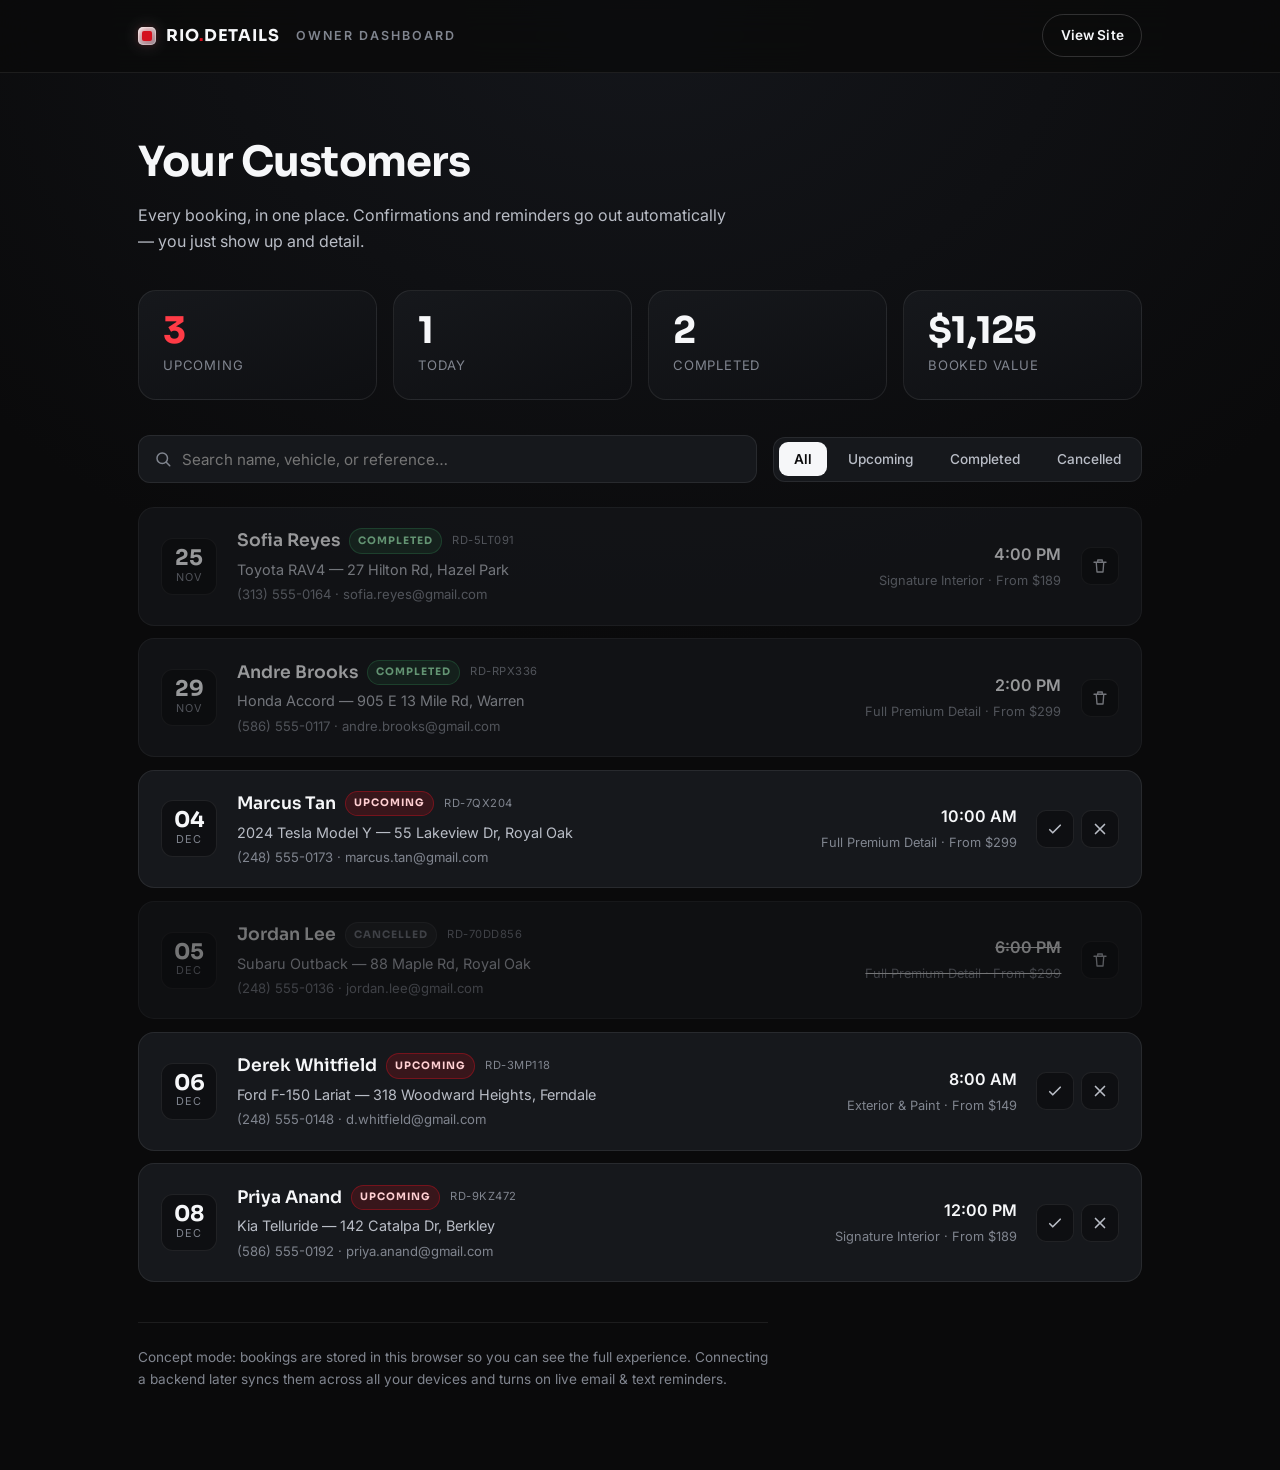
<file: admin.html>
<!DOCTYPE html>
<html lang="en">
<head>
  <meta charset="UTF-8" />
  <meta name="viewport" content="width=device-width, initial-scale=1.0" />
  <meta name="theme-color" content="#0a0a0b" />
  <meta name="robots" content="noindex" />
  <title>Rio.Details — Owner Dashboard</title>
  <link rel="preconnect" href="https://fonts.googleapis.com" />
  <link rel="preconnect" href="https://fonts.gstatic.com" crossorigin />
  <link href="https://fonts.googleapis.com/css2?family=Inter:wght@300;400;500;600;700&family=Sora:wght@500;600;700;800&display=swap" rel="stylesheet" />
  <link rel="stylesheet" href="css/styles.css?v=2" />
  <link rel="stylesheet" href="css/admin.css?v=2" />
</head>
<body class="admin">
  <header class="adm-top">
    <div class="adm-top__inner">
      <a href="index.html" class="brand">
        <span class="brand__mark" aria-hidden="true"></span>
        <span class="brand__name">RIO<span class="brand__dot">.</span>DETAILS</span>
      </a>
      <span class="adm-top__tag">Owner Dashboard</span>
      <a href="index.html" class="btn btn--ghost adm-top__site">View Site</a>
    </div>
  </header>

  <main class="adm-main">
    <section class="adm-hello">
      <h1>Your Customers</h1>
      <p>Every booking, in one place. Confirmations and reminders go out automatically — you just show up and detail.</p>
    </section>

    <!-- Stats -->
    <section class="adm-stats" data-stats aria-label="Overview">
      <div class="stat"><span class="stat__num" data-stat-upcoming>0</span><span class="stat__label">Upcoming</span></div>
      <div class="stat"><span class="stat__num" data-stat-today>0</span><span class="stat__label">Today</span></div>
      <div class="stat"><span class="stat__num" data-stat-completed>0</span><span class="stat__label">Completed</span></div>
      <div class="stat"><span class="stat__num" data-stat-revenue>$0</span><span class="stat__label">Booked Value</span></div>
    </section>

    <!-- Controls -->
    <section class="adm-controls">
      <div class="adm-search">
        <svg viewBox="0 0 24 24" width="18" height="18" aria-hidden="true"><circle cx="11" cy="11" r="7" fill="none" stroke="currentColor" stroke-width="2"/><path d="M21 21l-4.3-4.3" stroke="currentColor" stroke-width="2" stroke-linecap="round"/></svg>
        <input type="search" placeholder="Search name, vehicle, or reference…" data-search aria-label="Search bookings" />
      </div>
      <div class="adm-filters" role="tablist" aria-label="Filter">
        <button class="adm-filter is-active" data-filter="all" role="tab">All</button>
        <button class="adm-filter" data-filter="upcoming" role="tab">Upcoming</button>
        <button class="adm-filter" data-filter="completed" role="tab">Completed</button>
        <button class="adm-filter" data-filter="cancelled" role="tab">Cancelled</button>
      </div>
    </section>

    <!-- List -->
    <section class="adm-list" data-list aria-live="polite"></section>

    <!-- Empty state -->
    <div class="adm-empty" data-empty hidden>
      <div class="adm-empty__mark" aria-hidden="true"></div>
      <h2>No bookings yet</h2>
      <p>When customers book from your site, they'll appear here instantly. Try it — <a href="index.html#book">make a test booking</a>.</p>
    </div>

    <p class="adm-note">
      Concept mode: bookings are stored in this browser so you can see the full experience.
      Connecting a backend later syncs them across all your devices and turns on live email &amp; text reminders.
    </p>
  </main>

  <script src="js/store.js?v=2"></script>
  <script src="js/admin.js"></script>
</body>
</html>
</file>
<file: css/styles.css>
/* ============================================================
   RIO.DETAILS — Premium Mobile Detailing
   Design system: 70% Apple restraint, 20% Porsche precision,
   10% Lamborghini drama.
   ============================================================ */

:root {
  /* Palette */
  --black: #0a0a0b;
  --black-2: #0e0f12;
  --charcoal: #16181c;
  --charcoal-2: #1c1f24;
  --line: rgba(255, 255, 255, 0.08);
  --line-strong: rgba(255, 255, 255, 0.16);
  --white: #f6f7f9;
  --silver: #b9bdc6;
  --silver-dim: #80858f;
  --red: #d4111e;
  --red-soft: #ff3b46;
  --gold: #c9a24a;
  --gold-soft: #e7c878;

  /* Type */
  --font-display: 'Sora', system-ui, sans-serif;
  --font-body: 'Inter', system-ui, sans-serif;

  /* Spacing rhythm */
  --section-y: clamp(5rem, 11vw, 11rem);
  --container: 1180px;
  --gutter: clamp(1.25rem, 5vw, 3rem);

  /* Motion */
  --ease: cubic-bezier(0.22, 1, 0.36, 1);
  --ease-soft: cubic-bezier(0.4, 0, 0.2, 1);
  --dur: 0.9s;
}

/* ---------- Reset ---------- */
*, *::before, *::after { box-sizing: border-box; }
* { margin: 0; }
html { scroll-behavior: smooth; -webkit-text-size-adjust: 100%; }
@media (prefers-reduced-motion: reduce) {
  html { scroll-behavior: auto; }
  *, *::before, *::after { animation-duration: 0.001ms !important; transition-duration: 0.001ms !important; }
}

body {
  font-family: var(--font-body);
  background: var(--black);
  color: var(--white);
  line-height: 1.6;
  font-weight: 400;
  -webkit-font-smoothing: antialiased;
  text-rendering: optimizeLegibility;
  overflow-x: hidden;
}

img, svg { display: block; max-width: 100%; }
a { color: inherit; text-decoration: none; }
em { font-style: normal; color: var(--silver); }

.container {
  width: 100%;
  max-width: var(--container);
  margin-inline: auto;
  padding-inline: var(--gutter);
}

/* ---------- Shared type ---------- */
.eyebrow {
  font-size: 0.74rem;
  letter-spacing: 0.28em;
  text-transform: uppercase;
  color: var(--silver-dim);
  font-weight: 600;
  margin-bottom: 1.25rem;
}
.eyebrow--center { text-align: center; }

.section-title {
  font-family: var(--font-display);
  font-weight: 700;
  font-size: clamp(2.2rem, 6vw, 4.4rem);
  line-height: 1.03;
  letter-spacing: -0.02em;
  text-align: center;
  margin-bottom: 1.5rem;
}
.section-title--left { text-align: left; }
.section-title em { color: var(--silver); }

/* ---------- Buttons ---------- */
.btn {
  --b-pad-y: 0.85rem;
  --b-pad-x: 1.5rem;
  display: inline-flex;
  align-items: center;
  justify-content: center;
  gap: 0.5rem;
  padding: var(--b-pad-y) var(--b-pad-x);
  font-family: var(--font-body);
  font-weight: 600;
  font-size: 0.95rem;
  letter-spacing: 0.01em;
  border-radius: 100px;
  border: 1px solid transparent;
  cursor: pointer;
  transition: transform 0.4s var(--ease), background 0.4s var(--ease),
              border-color 0.4s var(--ease), box-shadow 0.4s var(--ease), color 0.4s var(--ease);
  will-change: transform;
}
.btn--lg { --b-pad-y: 1.05rem; --b-pad-x: 2rem; font-size: 1rem; }
.btn--primary {
  background: var(--white);
  color: var(--black);
  box-shadow: 0 8px 30px rgba(0, 0, 0, 0.4);
}
.btn--primary:hover {
  transform: translateY(-2px);
  box-shadow: 0 14px 44px rgba(212, 17, 30, 0.28), 0 0 0 1px rgba(255,255,255,0.1);
  background: #fff;
}
.btn--ghost {
  background: transparent;
  color: var(--white);
  border-color: var(--line-strong);
}
.btn--ghost:hover {
  border-color: var(--white);
  transform: translateY(-2px);
  background: rgba(255, 255, 255, 0.04);
}

/* ---------- Scroll progress ---------- */
.scroll-progress {
  position: fixed; top: 0; left: 0; right: 0; height: 2px;
  z-index: 200; background: transparent; pointer-events: none;
}
.scroll-progress span {
  display: block; height: 100%; width: 0%;
  background: linear-gradient(90deg, var(--red), var(--red-soft));
  box-shadow: 0 0 12px rgba(212, 17, 30, 0.7);
}

/* ============================================================
   NAV
   ============================================================ */
.nav {
  position: fixed; top: 0; left: 0; right: 0; z-index: 100;
  transition: background 0.5s var(--ease), backdrop-filter 0.5s var(--ease),
              border-color 0.5s var(--ease);
  border-bottom: 1px solid transparent;
}
.nav.is-stuck {
  background: rgba(10, 10, 11, 0.72);
  backdrop-filter: saturate(160%) blur(18px);
  -webkit-backdrop-filter: saturate(160%) blur(18px);
  border-bottom-color: var(--line);
}
.nav__inner {
  max-width: var(--container); margin-inline: auto;
  padding: 1.05rem var(--gutter);
  display: flex; align-items: center; gap: 1.5rem;
}
.brand { display: inline-flex; align-items: center; gap: 0.6rem; }
.brand__mark {
  width: 18px; height: 18px; border-radius: 5px;
  background: linear-gradient(145deg, #fff, #8d9099);
  box-shadow: inset 0 0 0 1px rgba(255,255,255,0.4), 0 0 18px rgba(255,255,255,0.18);
  position: relative;
}
.brand__mark::after {
  content: ""; position: absolute; inset: 4px;
  border-radius: 2px; background: var(--red);
  box-shadow: 0 0 10px rgba(212,17,30,0.8);
}
.brand__name {
  font-family: var(--font-display);
  font-weight: 700; letter-spacing: 0.06em; font-size: 1.02rem;
}
.brand__dot { color: var(--red); }
.nav__links {
  display: flex; gap: 2rem; margin-left: auto;
  font-size: 0.92rem; color: var(--silver);
}
.nav__links a { position: relative; padding: 0.25rem 0; transition: color 0.3s var(--ease); }
.nav__links a::after {
  content: ""; position: absolute; left: 0; bottom: -2px; height: 1px; width: 0;
  background: var(--white); transition: width 0.35s var(--ease);
}
.nav__links a:hover { color: var(--white); }
.nav__links a:hover::after { width: 100%; }
.nav__cta { margin-left: 0.5rem; }
.nav__toggle {
  display: none; background: none; border: 0; cursor: pointer;
  margin-left: auto; width: 40px; height: 40px; position: relative;
}
.nav__toggle span {
  position: absolute; left: 9px; width: 22px; height: 2px; background: var(--white);
  transition: transform 0.4s var(--ease), opacity 0.3s var(--ease);
}
.nav__toggle span:nth-child(1) { top: 15px; }
.nav__toggle span:nth-child(2) { top: 23px; }
.nav.is-open .nav__toggle span:nth-child(1) { transform: translateY(4px) rotate(45deg); }
.nav.is-open .nav__toggle span:nth-child(2) { transform: translateY(-4px) rotate(-45deg); }

/* ============================================================
   HERO
   ============================================================ */
.hero {
  position: relative; min-height: 100svh;
  display: flex; align-items: center;
  padding-top: 5rem;
  overflow: hidden;
  background: radial-gradient(120% 90% at 50% 0%, #16181d 0%, var(--black) 60%);
}
.hero__stage { position: absolute; inset: 0; z-index: 0; }
.hero__scene { position: absolute; inset: 0; }
/* Dark brand placeholder under every photo slot so a lazy image never
   reveals black behind it while decoding on a real (slower) connection */
.hero__photo, .tesla__photo, .ba__media, .rshot__media, .shot__media {
  background: linear-gradient(135deg, #1b1e24 0%, #0c0d10 100%);
}
/* Real hero photography */
.hero__photo { position: absolute; inset: 0; }
.hero__photo img {
  width: 100%; height: 100%; object-fit: cover; object-position: center 62%;
  /* paint lifts from a touch dim/flat to bright & glossy as you scroll (--clean from JS) */
  filter: saturate(calc(0.82 + var(--clean, 0) * 0.23)) brightness(calc(0.8 + var(--clean, 0) * 0.2));
  transition: filter 0.2s linear;
}
/* grime veil clears as you scroll (driven by JS via --clean) */
.hero__grime {
  position: absolute; inset: 0; pointer-events: none;
  background: linear-gradient(to top, rgba(8,8,10,0.6), rgba(8,8,10,0.12) 45%, rgba(8,8,10,0.4));
  opacity: calc(1 - var(--clean, 0));
  transition: opacity 0.2s linear;
}
.hero__sheen {
  position: absolute; inset: 0;
  background: linear-gradient(115deg, transparent 30%, rgba(255,255,255,0.10) 48%, transparent 60%);
  background-size: 250% 250%;
  background-position: calc((1 - var(--clean, 0)) * 100%) 0;
  opacity: calc(var(--clean, 0) * 0.9);
  transition: opacity 0.2s linear, background-position 0.2s linear;
  pointer-events: none;
}
.hero__vignette {
  position: absolute; inset: 0; pointer-events: none;
  background:
    radial-gradient(78% 56% at 50% 54%, rgba(0,0,0,0.5), transparent 80%),
    radial-gradient(120% 80% at 50% 30%, transparent 40%, rgba(0,0,0,0.55) 100%),
    linear-gradient(to bottom, rgba(10,10,11,0.5) 0%, transparent 25%, transparent 55%, var(--black) 100%);
}
.hero__content { position: relative; z-index: 2; text-align: center; padding-top: 4vh; }
.hero__title { text-shadow: 0 2px 30px rgba(0,0,0,0.45); }
.hero__sub { text-shadow: 0 1px 16px rgba(0,0,0,0.55); }
.hero__title {
  font-family: var(--font-display);
  font-weight: 800;
  font-size: clamp(2.2rem, 8.2vw, 6.4rem);
  line-height: 0.98;
  letter-spacing: -0.03em;
  margin-bottom: 1.5rem;
}
.hero__title em { color: var(--silver); }
.hero__sub {
  max-width: 38ch; margin: 0 auto 2.4rem;
  color: var(--silver); font-size: clamp(1rem, 2.2vw, 1.22rem);
}
.hero__actions { display: flex; gap: 0.9rem; justify-content: center; flex-wrap: wrap; }
.hero__scrollcue {
  position: absolute; bottom: 1.7rem; left: 50%; transform: translateX(-50%);
  z-index: 2; display: flex; flex-direction: column; align-items: center; gap: 0.6rem;
  color: var(--silver-dim); font-size: 0.7rem; letter-spacing: 0.25em; text-transform: uppercase;
}
.hero__scrollline {
  width: 1px; height: 42px; background: linear-gradient(var(--silver-dim), transparent);
  position: relative; overflow: hidden;
}
.hero__scrollline::after {
  content: ""; position: absolute; top: -50%; left: 0; width: 100%; height: 50%;
  background: var(--white); animation: scrollPulse 2.2s var(--ease) infinite;
}
@keyframes scrollPulse { 0% { transform: translateY(0); } 100% { transform: translateY(280%); } }

/* ============================================================
   TRUST BAR
   ============================================================ */
.trustbar {
  border-block: 1px solid var(--line);
  background: linear-gradient(var(--black-2), var(--black));
  padding-block: clamp(2.5rem, 5vw, 3.5rem);
  position: relative; z-index: 3;
}
.trustbar__grid {
  display: grid; grid-template-columns: repeat(4, 1fr); gap: 1.5rem;
}
.trust { text-align: center; display: flex; flex-direction: column; gap: 0.4rem; }
.trust + .trust { border-left: 1px solid var(--line); }
.trust__num {
  font-family: var(--font-display); font-weight: 700;
  font-size: clamp(1.9rem, 4.5vw, 3rem); line-height: 1; letter-spacing: -0.02em;
}
.trust__plus { color: var(--red); }
.trust__label { color: var(--silver-dim); font-size: 0.84rem; letter-spacing: 0.02em; }
.trust__stars { color: var(--red); letter-spacing: 0.05em; }

/* ============================================================
   PHILOSOPHY
   ============================================================ */
.philosophy { padding-block: var(--section-y); }
.philosophy__inner { text-align: center; }
.philosophy__lead {
  max-width: 56ch; margin: 0 auto 4rem; color: var(--silver);
  font-size: clamp(1.05rem, 2.3vw, 1.3rem);
}
.pillars {
  display: grid; grid-template-columns: repeat(3, 1fr); gap: clamp(1rem, 3vw, 2.5rem);
  text-align: left;
}
.pillar {
  padding: 2rem 1.75rem; border: 1px solid var(--line); border-radius: 18px;
  background: linear-gradient(160deg, var(--charcoal), var(--black-2));
  transition: transform 0.5s var(--ease), border-color 0.5s var(--ease), box-shadow 0.5s var(--ease);
}
.pillar:hover {
  transform: translateY(-6px); border-color: var(--line-strong);
  box-shadow: 0 30px 60px rgba(0,0,0,0.45);
}
.pillar__no {
  font-family: var(--font-display); font-weight: 700; font-size: 0.9rem;
  color: var(--red); letter-spacing: 0.1em; display: block; margin-bottom: 1.1rem;
}
.pillar h3 { font-family: var(--font-display); font-weight: 600; font-size: 1.25rem; margin-bottom: 0.6rem; }
.pillar p { color: var(--silver); font-size: 0.97rem; }

/* ============================================================
   TESLA
   ============================================================ */
.tesla {
  padding-block: var(--section-y);
  background: linear-gradient(var(--black), #0c0d10 50%, var(--black));
  border-block: 1px solid var(--line);
}
.tesla__grid {
  display: grid; grid-template-columns: 1fr 1fr; gap: clamp(2rem, 6vw, 5rem);
  align-items: center;
}
.tesla__lead { color: var(--silver); font-size: 1.1rem; margin-bottom: 1.8rem; max-width: 44ch; }
.ticklist { list-style: none; padding: 0; margin: 0 0 2rem; display: grid; gap: 0.85rem; }
.ticklist li { position: relative; padding-left: 1.9rem; color: var(--white); font-size: 1rem; }
.ticklist li::before {
  content: ""; position: absolute; left: 0; top: 0.5rem;
  width: 18px; height: 10px; border-left: 2px solid var(--red); border-bottom: 2px solid var(--red);
  transform: rotate(-45deg);
}
.tesla__visual { display: flex; justify-content: center; }
.tesla__panel {
  position: relative; width: 100%; max-width: 480px; aspect-ratio: 4/3;
  border-radius: 22px; overflow: hidden;
  background: radial-gradient(120% 120% at 30% 10%, #23262d, #0a0a0b 70%);
  border: 1px solid var(--line-strong);
  display: flex; align-items: center; justify-content: center;
  box-shadow: 0 40px 80px rgba(0,0,0,0.5);
}
.tesla__svg { width: 82%; }
.tesla__photo { position: absolute; inset: 0; z-index: 0; }
.tesla__photo img { width: 100%; height: 100%; object-fit: cover; display: block; }
.tesla__note { color: var(--silver-dim); font-size: 0.92rem; margin: -0.4rem 0 1.7rem; max-width: 44ch; }
.tesla__badge {
  position: absolute; top: 1.1rem; left: 1.1rem; z-index: 2;
  font-size: 0.62rem; letter-spacing: 0.18em; font-weight: 600;
  color: var(--white); padding: 0.45rem 0.7rem; border-radius: 100px;
  background: rgba(212,17,30,0.28); border: 1px solid rgba(212,17,30,0.5);
  backdrop-filter: blur(6px);
}
.tesla__gloss {
  position: absolute; inset: 0; z-index: 1; pointer-events: none;
  background: linear-gradient(115deg, transparent 35%, rgba(255,255,255,0.14) 50%, transparent 62%);
  background-size: 200% 200%;
  animation: glossSweep 6s var(--ease) infinite;
}
@keyframes glossSweep {
  0%, 100% { background-position: 120% 0; }
  50% { background-position: -20% 0; }
}

/* ============================================================
   TRANSFORMATIONS — Before/After
   ============================================================ */
.transform { padding-block: var(--section-y); }
.transform__lead { text-align: center; color: var(--silver); margin-bottom: 3rem; }

.ba {
  position: relative; width: 100%; max-width: 980px; margin-inline: auto;
  aspect-ratio: 16/9; border-radius: 20px; overflow: hidden;
  border: 1px solid var(--line-strong); box-shadow: 0 50px 100px rgba(0,0,0,0.55);
  cursor: ew-resize; user-select: none; touch-action: none;
  background: #000;
}
.ba__img { position: absolute; inset: 0; }
.ba__img--before { width: 50%; overflow: hidden; z-index: 2; }
/* Real before/after photos — both sized to the full slider so they stay aligned */
.ba__media {
  position: absolute; top: 0; left: 0; height: 100%;
  width: 100vw; max-width: 980px;
}
.ba__media img { width: 100%; height: 100%; object-fit: cover; display: block; }
.ba__tag {
  position: absolute; bottom: 1rem; z-index: 3;
  font-size: 0.7rem; letter-spacing: 0.18em; text-transform: uppercase; font-weight: 600;
  padding: 0.4rem 0.85rem; border-radius: 100px; backdrop-filter: blur(6px);
}
.ba__tag--before { left: 1rem; background: rgba(0,0,0,0.5); color: var(--silver); border: 1px solid var(--line); }
.ba__tag--after { right: 1rem; background: rgba(255,255,255,0.12); color: var(--white); border: 1px solid var(--line-strong); }
.ba__handle {
  position: absolute; top: 0; bottom: 0; left: 50%; z-index: 4;
  transform: translateX(-50%); display: flex; align-items: center; justify-content: center;
  pointer-events: none;
}
.ba__line { position: absolute; top: 0; bottom: 0; width: 2px; background: var(--white); box-shadow: 0 0 16px rgba(255,255,255,0.5); }
.ba__grip {
  width: 46px; height: 46px; border-radius: 50%;
  background: var(--white); color: var(--black);
  display: flex; align-items: center; justify-content: center;
  box-shadow: 0 6px 20px rgba(0,0,0,0.5);
}
.ba__range {
  position: absolute; inset: 0; width: 100%; height: 100%;
  opacity: 0; cursor: ew-resize; margin: 0; z-index: 5;
}
.ba__range:focus-visible { outline: 2px solid var(--red-soft); outline-offset: 4px; }

/* ============================================================
   SERVICES
   ============================================================ */
.services { padding-block: var(--section-y); background: linear-gradient(var(--black), var(--black-2)); border-top: 1px solid var(--line); }
.svc-grid { display: grid; grid-template-columns: repeat(3, 1fr); gap: 1.5rem; margin-top: 3.5rem; }
.svc {
  position: relative; padding: 2.4rem 2rem; border-radius: 20px;
  border: 1px solid var(--line); background: var(--charcoal);
  transition: transform 0.5s var(--ease), border-color 0.5s var(--ease), box-shadow 0.5s var(--ease);
}
.svc:hover { transform: translateY(-8px); border-color: var(--line-strong); box-shadow: 0 40px 70px rgba(0,0,0,0.5); }
.svc--feature {
  background: linear-gradient(170deg, #1f2228, #0d0e11);
  border-color: rgba(212,17,30,0.35);
  box-shadow: 0 0 0 1px rgba(212,17,30,0.12), 0 30px 60px rgba(0,0,0,0.5);
}
.svc__flag {
  position: absolute; top: -0.8rem; left: 50%; transform: translateX(-50%);
  font-size: 0.66rem; letter-spacing: 0.16em; text-transform: uppercase; font-weight: 700;
  background: var(--red); color: #fff; padding: 0.4rem 0.9rem; border-radius: 100px;
  box-shadow: 0 8px 20px rgba(212,17,30,0.4);
}
.svc__name { font-family: var(--font-display); font-weight: 600; font-size: 1.35rem; margin-bottom: 0.75rem; }
.svc__desc { color: var(--silver); font-size: 0.97rem; margin-bottom: 1.4rem; }
.svc__list { list-style: none; padding: 0; margin: 0; display: grid; gap: 0.6rem; border-top: 1px solid var(--line); padding-top: 1.4rem; }
.svc__list li { position: relative; padding-left: 1.4rem; color: var(--silver); font-size: 0.92rem; }
.svc__list li::before { content: ""; position: absolute; left: 0; top: 0.55rem; width: 6px; height: 6px; border-radius: 50%; background: var(--red); }
.services__note { text-align: center; color: var(--silver-dim); margin-top: 2.5rem; font-size: 0.95rem; }

/* ============================================================
   GALLERY
   ============================================================ */
.gallery { padding-block: var(--section-y); }
.gallery__strip {
  display: grid; grid-template-columns: repeat(4, 1fr); grid-auto-rows: 180px;
  gap: 14px; margin-top: 3.5rem; padding-inline: var(--gutter);
  max-width: 1320px; margin-inline: auto;
}
.shot {
  position: relative; border-radius: 16px; overflow: hidden;
  border: 1px solid var(--line); margin: 0;
  background:
    radial-gradient(120% 120% at 30% 0%, #20242b, #0a0a0b 70%);
  display: flex; align-items: flex-end; padding: 1.1rem;
  transition: transform 0.6s var(--ease), border-color 0.6s var(--ease);
}
.shot__media { position: absolute; inset: 0; z-index: 0; }
.shot__img { width: 100%; height: 100%; object-fit: cover; display: block; transition: transform 0.6s var(--ease); }
.shot:hover .shot__img { transform: scale(1.05); }
.shot::before {
  content: ""; position: absolute; inset: 0; z-index: 1;
  background: linear-gradient(120deg, transparent 40%, rgba(255,255,255,0.10) 50%, transparent 62%);
  opacity: 0; transition: opacity 0.6s var(--ease);
}
.shot::after {
  content: ""; position: absolute; inset: 0; z-index: 1;
  background: linear-gradient(to top, rgba(0,0,0,0.72), rgba(0,0,0,0.1) 45%, transparent 70%);
}
.shot:hover { transform: scale(1.015); border-color: var(--line-strong); }
.shot:hover::before { opacity: 1; }
.shot--tall { grid-row: span 2; }
.shot--wide { grid-column: span 2; }
.shot--feature { grid-column: span 2; grid-row: span 2; }
.shot__label {
  position: relative; z-index: 2; font-size: 0.8rem; letter-spacing: 0.14em;
  text-transform: uppercase; color: var(--silver); font-weight: 600;
}
.gallery__caption { text-align: center; color: var(--silver-dim); margin-top: 2.5rem; font-size: 0.9rem; }

/* ============================================================
   REVIEWS
   ============================================================ */
.reviews { padding-block: var(--section-y); background: linear-gradient(var(--black-2), var(--black)); border-top: 1px solid var(--line); }
.rev-grid { display: grid; grid-template-columns: repeat(3, 1fr); gap: 1.5rem; margin-top: 3.5rem; }
.rev {
  padding: 2.2rem 2rem; border-radius: 20px; margin: 0;
  border: 1px solid var(--line); background: var(--charcoal);
  display: flex; flex-direction: column; gap: 1.2rem;
  transition: transform 0.5s var(--ease), border-color 0.5s var(--ease);
}
.rev:hover { transform: translateY(-6px); border-color: var(--line-strong); }
.rev__stars { color: var(--red); letter-spacing: 0.15em; font-size: 1.05rem; }
.rev blockquote { font-size: 1.05rem; line-height: 1.55; color: var(--white); }
.rev figcaption { display: flex; flex-direction: column; gap: 0.15rem; margin-top: auto; }
.rev__name { font-family: var(--font-display); font-weight: 600; }
.rev__meta { color: var(--silver-dim); font-size: 0.85rem; }

/* ============================================================
   BOOKING
   ============================================================ */
.book { position: relative; padding-block: var(--section-y); overflow: hidden; text-align: center; }
.book__glow {
  position: absolute; top: 0; left: 50%; transform: translateX(-50%);
  width: 70vw; height: 60vh; pointer-events: none;
  background: radial-gradient(closest-side, rgba(212,17,30,0.18), transparent 70%);
  filter: blur(20px);
}
.book__inner { position: relative; z-index: 2; }
.book__title {
  font-family: var(--font-display); font-weight: 800;
  font-size: clamp(2.2rem, 6vw, 4.2rem); line-height: 1.02; letter-spacing: -0.02em;
  margin-bottom: 1.3rem;
}
.book__title em { color: var(--silver); }
.book__sub { color: var(--silver); max-width: 44ch; margin: 0 auto 3rem; font-size: 1.1rem; }
.book__form {
  max-width: 560px; margin-inline: auto; display: grid; gap: 1.1rem; text-align: left;
}
.field { display: grid; gap: 0.45rem; }
.field label { font-size: 0.78rem; letter-spacing: 0.14em; text-transform: uppercase; color: var(--silver-dim); font-weight: 600; }
.field input {
  width: 100%; padding: 1rem 1.1rem; border-radius: 12px;
  background: var(--charcoal); border: 1px solid var(--line);
  color: var(--white); font-family: var(--font-body); font-size: 1rem;
  transition: border-color 0.3s var(--ease), background 0.3s var(--ease), box-shadow 0.3s var(--ease);
}
.field input::placeholder { color: var(--silver-dim); }
.field input:focus {
  outline: none; border-color: var(--red-soft); background: var(--charcoal-2);
  box-shadow: 0 0 0 3px rgba(212,17,30,0.15);
}
.field input.is-invalid { border-color: var(--red); box-shadow: 0 0 0 3px rgba(212,17,30,0.2); }
.book__submit { width: 100%; margin-top: 0.5rem; }
.book__status { text-align: center; min-height: 1.4em; font-size: 0.95rem; color: var(--silver); margin-top: 1rem; }
.book__status.is-success { color: #4ade80; }

/* ---------- Booking widget ---------- */
.booker {
  max-width: 620px; margin-inline: auto; text-align: left;
  border: 1px solid var(--line-strong); border-radius: 24px;
  background: linear-gradient(170deg, var(--charcoal), var(--black-2));
  box-shadow: 0 50px 100px rgba(0,0,0,0.55);
  overflow: hidden;
}
.booker__steps {
  display: flex; list-style: none; margin: 0; padding: 1rem 1.2rem;
  gap: 0.5rem; border-bottom: 1px solid var(--line);
  font-size: 0.78rem; color: var(--silver-dim); font-weight: 600;
  letter-spacing: 0.02em;
}
.booker__steps li { display: flex; align-items: center; gap: 0.45rem; flex: 1; }
.booker__steps li span {
  width: 22px; height: 22px; border-radius: 50%; flex: none;
  display: grid; place-items: center; font-size: 0.72rem;
  border: 1px solid var(--line-strong); color: var(--silver-dim);
  transition: all 0.4s var(--ease);
}
.booker__steps li.is-active { color: var(--white); }
.booker__steps li.is-active span { background: var(--red); border-color: var(--red); color: #fff; box-shadow: 0 0 14px rgba(212,17,30,0.5); }
.booker__steps li.is-done span { background: var(--white); border-color: var(--white); color: var(--black); }

.booker__form { padding: clamp(1.4rem, 4vw, 2.2rem); }
.booker__step { display: none; animation: stepIn 0.5s var(--ease); }
.booker__step.is-active { display: block; }
@keyframes stepIn { from { opacity: 0; transform: translateY(12px); } to { opacity: 1; transform: none; } }

.bk-group { border: 0; padding: 0; margin: 0 0 1.4rem; }
.bk-group legend {
  font-size: 0.78rem; letter-spacing: 0.14em; text-transform: uppercase;
  color: var(--silver-dim); font-weight: 600; padding: 0; margin-bottom: 0.85rem;
  display: flex; align-items: center; gap: 0.6rem;
}
.bk-hint { text-transform: none; letter-spacing: 0; font-weight: 400; color: var(--silver-dim); font-size: 0.8rem; }
.bk-row { display: grid; grid-template-columns: 1fr 1fr; gap: 1rem; margin-bottom: 1.4rem; }

.chip-row { display: grid; gap: 0.7rem; }
.chip-row:not(.chip-row--times) { grid-template-columns: 1fr; }
.chip-row--times { grid-template-columns: repeat(3, 1fr); }
.chip-row.shake { animation: shake 0.45s var(--ease); }
@keyframes shake { 0%,100%{transform:none} 20%,60%{transform:translateX(-6px)} 40%,80%{transform:translateX(6px)} }

.chip {
  position: relative; text-align: left; cursor: pointer;
  padding: 0.95rem 1.1rem; border-radius: 14px;
  background: var(--charcoal-2); border: 1px solid var(--line);
  color: var(--white); font-family: var(--font-body);
  display: flex; flex-direction: column; gap: 0.2rem;
  transition: border-color 0.3s var(--ease), background 0.3s var(--ease), transform 0.3s var(--ease);
}
.chip:hover:not(.is-taken) { border-color: var(--line-strong); transform: translateY(-2px); }
.chip.is-selected { border-color: var(--red); background: rgba(212,17,30,0.10); box-shadow: 0 0 0 1px rgba(212,17,30,0.4); }
.chip__title { font-weight: 600; font-size: 0.98rem; }
.chip__meta { color: var(--silver-dim); font-size: 0.82rem; }
.chip__flag {
  position: absolute; top: 0.7rem; right: 0.8rem;
  font-size: 0.6rem; letter-spacing: 0.12em; text-transform: uppercase; font-weight: 700;
  color: #fff; background: var(--red); padding: 0.25rem 0.55rem; border-radius: 100px;
}
.chip--time { align-items: center; text-align: center; padding: 0.75rem 0.5rem; }
.chip--time.is-taken { opacity: 0.4; cursor: not-allowed; text-decoration: line-through; }

.booker__next { width: 100%; margin-top: 0.4rem; }
.booker__actions { display: flex; gap: 0.8rem; margin-top: 1.6rem; }
.booker__actions .btn { flex: 1; }
.booker__confirm { flex: 2 !important; }

.booker__summary, .confirm__card {
  margin-top: 1.6rem; padding: 1.1rem 1.2rem; border-radius: 14px;
  background: var(--black-2); border: 1px solid var(--line); display: grid; gap: 0.7rem;
}
.sumline { display: flex; justify-content: space-between; gap: 1rem; font-size: 0.92rem; }
.sumline span { color: var(--silver-dim); }
.sumline strong { font-weight: 600; text-align: right; }
.sumline .ref { color: var(--red-soft); letter-spacing: 0.05em; }

/* Confirmation */
.confirm { text-align: center; padding: 1rem 0; }
.confirm__check { color: #4ade80; display: flex; justify-content: center; margin-bottom: 1rem; }
.confirm__check svg { animation: pop 0.6s var(--ease); }
@keyframes pop { 0%{transform:scale(0.4);opacity:0} 60%{transform:scale(1.08)} 100%{transform:scale(1);opacity:1} }
.confirm__title { font-family: var(--font-display); font-weight: 700; font-size: 1.8rem; margin-bottom: 0.4rem; }
.confirm__sub { color: var(--silver); margin-bottom: 0.4rem; }
.confirm__card { text-align: left; }
.confirm__note { color: var(--silver-dim); font-size: 0.88rem; margin-top: 1.2rem; line-height: 1.5; }
.confirm__note strong { color: var(--silver); }
.confirm__actions { display: flex; gap: 0.8rem; justify-content: center; margin-top: 1.6rem; flex-wrap: wrap; }

/* ---------- Simulated notifications ---------- */
.notify {
  margin-top: 1.4rem; padding: 1.2rem; border-radius: 16px; text-align: left;
  background: var(--black-2); border: 1px solid var(--line);
}
.notify__head { font-size: 0.72rem; letter-spacing: 0.16em; text-transform: uppercase; color: var(--silver-dim); font-weight: 600; margin-bottom: 1rem; }
.notify__row { display: flex; align-items: center; gap: 0.85rem; padding: 0.7rem 0; border-top: 1px solid var(--line); }
.notify__row:first-of-type { border-top: 0; }
.notify__icon { width: 36px; height: 36px; flex: none; border-radius: 10px; display: grid; place-items: center; background: var(--charcoal-2); border: 1px solid var(--line); color: var(--silver); }
.notify__text { min-width: 0; display: flex; flex-direction: column; gap: 0.1rem; }
.notify__text strong { font-weight: 600; font-size: 0.95rem; }
.notify__text span { color: var(--silver-dim); font-size: 0.82rem; word-break: break-word; }
.notify__pill {
  margin-left: auto; flex: none; font-size: 0.68rem; letter-spacing: 0.08em; text-transform: uppercase;
  font-weight: 700; padding: 0.3rem 0.6rem; border-radius: 100px;
  color: var(--silver); background: rgba(255,255,255,0.05); border: 1px solid var(--line);
  transition: all 0.3s var(--ease);
}
.notify__pill.is-sending { color: #ffd28a; background: rgba(255,180,80,0.12); border-color: rgba(255,180,80,0.35); }
.notify__pill.is-done { color: #9ff0b8; background: rgba(74,222,128,0.14); border-color: rgba(74,222,128,0.4); }
.notify__pill.is-done::before { content: "✓ "; }
.notify__actions { display: flex; gap: 0.7rem; margin-top: 1rem; flex-wrap: wrap; }
.notify__actions .btn { flex: 1; --b-pad-y: 0.7rem; font-size: 0.9rem; }
.notify__demo { margin-top: 0.9rem; font-size: 0.78rem; color: var(--silver-dim); line-height: 1.5; }

/* ---------- Message previews ---------- */
.previews { display: grid; gap: 1.2rem; margin-top: 1.2rem; text-align: left; animation: stepIn 0.5s var(--ease); }
@media (min-width: 720px) { .previews { grid-template-columns: 1.4fr 1fr; align-items: start; } }

.mail { margin: 0; border-radius: 16px; overflow: hidden; border: 1px solid var(--line-strong); background: #fff; color: #1a1a1a; box-shadow: 0 30px 60px rgba(0,0,0,0.5); }
.mail__bar { display: flex; align-items: center; gap: 0.7rem; padding: 0.9rem 1rem; border-bottom: 1px solid #eee; background: #fafafa; }
.mail__avatar { width: 34px; height: 34px; flex: none; border-radius: 50%; background: var(--black); color: #fff; font-family: var(--font-display); font-weight: 700; display: grid; place-items: center; font-size: 0.95rem; }
.mail__id { display: flex; flex-direction: column; line-height: 1.2; min-width: 0; }
.mail__id strong { font-size: 0.9rem; color: #111; }
.mail__addr { font-size: 0.76rem; color: #888; }
.mail__time { margin-left: auto; font-size: 0.75rem; color: #aaa; }
.mail__subject { font-family: var(--font-display); font-weight: 600; font-size: 1.02rem; color: #111; padding: 1rem 1.1rem 0.4rem; }
.mail__body { padding: 0 1.1rem 1.2rem; font-size: 0.88rem; line-height: 1.6; color: #333; }
.mail__body p { margin: 0 0 0.7rem; }
.mail__details { margin: 0.8rem 0; border: 1px solid #eee; border-radius: 12px; overflow: hidden; }
.mail__details > div { display: flex; justify-content: space-between; gap: 1rem; padding: 0.6rem 0.85rem; font-size: 0.84rem; }
.mail__details > div + div { border-top: 1px solid #f0f0f0; }
.mail__details span { color: #999; }
.mail__details strong { color: #111; font-weight: 600; text-align: right; }
.mail__sign { color: #555; }
.mail__sign strong { color: #111; }

.phone { margin: 0; border-radius: 20px; overflow: hidden; border: 1px solid var(--line-strong); background: var(--charcoal); box-shadow: 0 30px 60px rgba(0,0,0,0.5); }
.phone__head { padding: 0.8rem 1rem; text-align: center; font-size: 0.82rem; font-weight: 600; color: var(--silver); border-bottom: 1px solid var(--line); background: var(--black-2); }
.phone__screen { padding: 1.1rem 1rem 1.4rem; background: linear-gradient(var(--black-2), var(--charcoal)); }
.phone__bubble {
  background: #2c2f36; color: var(--white); font-size: 0.85rem; line-height: 1.5;
  padding: 0.8rem 0.95rem; border-radius: 16px 16px 16px 4px; max-width: 92%;
  border: 1px solid var(--line);
}
.phone__stamp { display: block; margin-top: 0.7rem; font-size: 0.72rem; color: var(--silver-dim); text-align: center; }

.footer__owner { color: var(--silver-dim); font-size: 0.78rem; opacity: 0.6; transition: opacity 0.3s var(--ease), color 0.3s var(--ease); }
.footer__owner:hover { opacity: 1; color: var(--white); }

@media (max-width: 560px) {
  .bk-row { grid-template-columns: 1fr; }
  .chip-row--times { grid-template-columns: repeat(2, 1fr); }
  .booker__steps { font-size: 0.7rem; }
}

/* ============================================================
   FOOTER
   ============================================================ */
.footer { border-top: 1px solid var(--line); padding-block: 3.5rem; background: var(--black); }
.footer__inner { display: flex; flex-direction: column; align-items: center; gap: 1rem; text-align: center; }
.brand--footer { margin-bottom: 0.3rem; }
.footer__tag { color: var(--silver); font-size: 0.95rem; }
.footer__links { display: flex; gap: 1.6rem; flex-wrap: wrap; justify-content: center; color: var(--silver-dim); font-size: 0.9rem; }
.footer__links a { transition: color 0.3s var(--ease); }
.footer__links a:hover { color: var(--white); }
.footer__copy { color: var(--silver-dim); font-size: 0.82rem; margin-top: 0.5rem; }

/* ============================================================
   PHASE 2 — OWNERSHIP ECOSYSTEM
   ============================================================ */

/* ---------- Beyond The Detail + Journey ---------- */
.beyond { padding-block: var(--section-y); border-top: 1px solid var(--line); background: linear-gradient(var(--black), #0c0d10 60%, var(--black)); }
.beyond__intro { text-align: center; }
.beyond__lead { max-width: 60ch; margin: 0 auto; color: var(--silver); font-size: clamp(1.05rem, 2.3vw, 1.28rem); }

.journey {
  list-style: none; margin: 4rem 0 0; padding: 0;
  display: flex; flex-wrap: nowrap; justify-content: center; gap: 0;
  position: relative;
}
.journey__node {
  position: relative; flex: 1 1 0; min-width: 90px;
  display: flex; flex-direction: column; align-items: center; gap: 0.7rem;
  padding-top: 1.4rem; text-align: center;
}
/* connecting line */
.journey__node::before {
  content: ""; position: absolute; top: 1.75rem; left: -50%; width: 100%; height: 2px;
  background: linear-gradient(90deg, var(--line-strong), var(--line)); z-index: 0;
}
.journey__node:first-child::before { display: none; }
.journey__dot {
  position: relative; z-index: 1; width: 14px; height: 14px; border-radius: 50%;
  background: var(--charcoal-2); border: 2px solid var(--silver-dim);
  box-shadow: 0 0 0 4px var(--black);
}
.journey__node--gold .journey__dot { background: var(--gold); border-color: var(--gold-soft); box-shadow: 0 0 0 4px var(--black), 0 0 16px rgba(201,162,74,0.6); }
.journey__node--gold .journey__dot ~ .journey__label { color: var(--gold-soft); }
.journey__label { font-size: 0.82rem; color: var(--silver); font-weight: 500; max-width: 12ch; }

/* ---------- Vehicle Profile ---------- */
.vprofile { padding-block: var(--section-y); }
.vprofile__grid { display: grid; grid-template-columns: 1fr 1fr; gap: clamp(2rem, 6vw, 5rem); align-items: center; }
.vprofile__lead { color: var(--silver); font-size: 1.1rem; margin-bottom: 1.8rem; max-width: 46ch; }
.vprofile__visual { display: flex; justify-content: center; }

.vpcard {
  position: relative; width: 100%; max-width: 440px; overflow: hidden;
  border-radius: 24px; padding: 1.6rem 1.7rem 1.8rem;
  background:
    radial-gradient(120% 80% at 0% 0%, #23262d, #0d0e11 70%);
  border: 1px solid var(--line-strong);
  box-shadow: 0 50px 100px rgba(0,0,0,0.6);
}
.vpcard::before { content: ""; position: absolute; top: 0; left: 0; right: 0; height: 4px; background: linear-gradient(90deg, var(--red), var(--red-soft)); }
.vpcard__top { display: flex; justify-content: space-between; align-items: flex-start; margin-bottom: 1.4rem; }
.vpcard__brand { display: block; font-family: var(--font-display); font-weight: 700; letter-spacing: 0.06em; font-size: 0.92rem; }
.vpcard__label { font-size: 0.7rem; letter-spacing: 0.16em; text-transform: uppercase; color: var(--silver-dim); }
.vpcard__chip { color: var(--gold-soft); opacity: 0.7; }
.vpcard__vehicle { font-family: var(--font-display); font-weight: 700; font-size: 1.6rem; letter-spacing: -0.01em; margin-bottom: 1.1rem; }
.vpcard__meta { display: flex; gap: 1rem; padding-bottom: 1.3rem; margin-bottom: 1.3rem; border-bottom: 1px solid var(--line); }
.vpcard__meta span { flex: 1; display: flex; flex-direction: column; gap: 0.2rem; font-size: 0.74rem; letter-spacing: 0.1em; text-transform: uppercase; color: var(--silver-dim); }
.vpcard__meta strong { font-family: var(--font-display); font-size: 1.05rem; letter-spacing: 0; text-transform: none; color: var(--white); font-weight: 600; }
.vpcard__meta .is-accent { color: var(--gold-soft); }
.vpcard__cols { display: grid; grid-template-columns: 1fr 1fr; gap: 1.2rem; margin-bottom: 1.3rem; }
.vpcard__block + .vpcard__block { margin-top: 0; }
.vpcard__h { font-size: 0.7rem; letter-spacing: 0.14em; text-transform: uppercase; color: var(--silver-dim); font-weight: 600; margin-bottom: 0.7rem; }
.vpcard__checks { list-style: none; padding: 0; margin: 0; display: grid; gap: 0.5rem; }
.vpcard__checks li { position: relative; padding-left: 1.6rem; font-size: 0.9rem; color: var(--white); }
.vpcard__checks li::before { content: ""; position: absolute; left: 0; top: 0.35rem; width: 14px; height: 8px; border-left: 2px solid #4ade80; border-bottom: 2px solid #4ade80; transform: rotate(-45deg); }
.vpcard__recos { list-style: none; padding: 0; margin: 0; display: grid; gap: 0.5rem; }
.vpcard__recos li { position: relative; padding-left: 1.3rem; font-size: 0.9rem; color: var(--silver); }
.vpcard__recos li::before { content: ""; position: absolute; left: 0; top: 0.5rem; width: 6px; height: 6px; border-radius: 50%; background: var(--gold); }
.vpcard__shine { position: absolute; inset: 0; pointer-events: none; background: linear-gradient(115deg, transparent 40%, rgba(255,255,255,0.06) 50%, transparent 60%); }

/* ---------- Vehicle Care Report ---------- */
.care { padding-block: var(--section-y); background: linear-gradient(var(--black), var(--black-2)); border-top: 1px solid var(--line); }
.care__lead { text-align: center; max-width: 56ch; margin: 0 auto 3.5rem; color: var(--silver); font-size: 1.1rem; }
.ticklist--tight { gap: 0.5rem; margin: 0; }
.ticklist--tight li { font-size: 0.92rem; }

.report { max-width: 920px; margin-inline: auto; border-radius: 22px; overflow: hidden; border: 1px solid var(--line-strong); background: var(--charcoal); box-shadow: 0 50px 100px rgba(0,0,0,0.55); }
.report__head { display: flex; justify-content: space-between; align-items: flex-start; gap: 1rem; padding: 1.5rem 1.8rem; border-bottom: 1px solid var(--line); background: var(--black-2); flex-wrap: wrap; }
.report__brand { display: block; font-family: var(--font-display); font-weight: 700; letter-spacing: 0.06em; font-size: 0.95rem; }
.report__title { font-size: 0.72rem; letter-spacing: 0.18em; text-transform: uppercase; color: var(--silver-dim); }
.report__for { text-align: right; }
.report__for strong { display: block; font-family: var(--font-display); font-weight: 600; font-size: 1.05rem; }
.report__for span { font-size: 0.8rem; color: var(--silver-dim); }
.report__grid { display: grid; grid-template-columns: 1fr 1fr; gap: clamp(1.5rem, 4vw, 3rem); padding: 1.8rem; }
.report__block + .report__block { margin-top: 1.8rem; }
.report__h { font-size: 0.72rem; letter-spacing: 0.14em; text-transform: uppercase; color: var(--silver-dim); font-weight: 600; margin-bottom: 0.9rem; }
.report__obs { list-style: none; padding: 0; margin: 0; display: grid; gap: 0.6rem; }
.report__obs li { display: flex; align-items: center; gap: 0.7rem; font-size: 0.92rem; color: var(--white); }
.dot { width: 9px; height: 9px; border-radius: 50%; flex: none; }
.dot--good { background: #4ade80; box-shadow: 0 0 8px rgba(74,222,128,0.6); }
.dot--watch { background: var(--gold-soft); box-shadow: 0 0 8px rgba(231,200,120,0.5); }
.report__shots { display: grid; grid-template-columns: 1fr 1fr; gap: 0.7rem; }
.rshot { position: relative; margin: 0; aspect-ratio: 4/3; border-radius: 12px; overflow: hidden; border: 1px solid var(--line); display: flex; align-items: flex-end; padding: 0.6rem; }
.rshot span { position: relative; z-index: 2; font-size: 0.68rem; letter-spacing: 0.12em; text-transform: uppercase; font-weight: 600; color: var(--white); background: rgba(0,0,0,0.45); padding: 0.2rem 0.5rem; border-radius: 100px; }
.rshot__media { position: absolute; inset: 0; z-index: 0; }
.rshot__media img { width: 100%; height: 100%; object-fit: cover; display: block; }
.rshot--before { background: #14130f; }
.rshot--before .rshot__media img { filter: saturate(0.82) brightness(0.9); }
.rshot--after { background: #0a0c0f; }
.rshot--after::after { content: ""; position: absolute; inset: 0; z-index: 1; pointer-events: none; background: linear-gradient(115deg, transparent 40%, rgba(255,255,255,0.14) 50%, transparent 60%); }
.report__foot { padding: 1rem 1.8rem; border-top: 1px solid var(--line); background: var(--black-2); font-size: 0.8rem; color: var(--silver-dim); text-align: center; }

/* ---------- Maintenance Intelligence ---------- */
.mintel { padding-block: var(--section-y); }
.mintel__grid { display: grid; grid-template-columns: 0.9fr 1.1fr; gap: clamp(2rem, 6vw, 4.5rem); align-items: center; }
.mintel__lead { color: var(--silver); font-size: 1.1rem; max-width: 44ch; }
.mintel__feed { display: grid; gap: 1rem; }
.mnote {
  display: flex; gap: 1rem; align-items: flex-start; padding: 1.2rem 1.3rem;
  border-radius: 16px; border: 1px solid var(--line); background: var(--charcoal);
  transition: transform 0.4s var(--ease), border-color 0.4s var(--ease);
}
.mnote:hover { transform: translateX(4px); border-color: var(--line-strong); }
.mnote__icon { width: 38px; height: 38px; flex: none; border-radius: 11px; display: grid; place-items: center; background: rgba(212,17,30,0.12); border: 1px solid rgba(212,17,30,0.3); color: var(--red-soft); }
.mnote__body { font-size: 1rem; line-height: 1.5; margin-bottom: 0.25rem; }
.mnote__body strong { color: #fff; }
.mnote__meta { font-size: 0.8rem; color: var(--silver-dim); }

/* ---------- Rio Preferred ---------- */
.preferred { position: relative; padding-block: var(--section-y); overflow: hidden; border-top: 1px solid var(--line); background: linear-gradient(var(--black-2), var(--black)); }
.preferred__glow { position: absolute; top: 10%; left: 15%; width: 50vw; height: 50vh; pointer-events: none; background: radial-gradient(closest-side, rgba(201,162,74,0.12), transparent 70%); filter: blur(20px); }
.preferred__grid { position: relative; z-index: 1; display: grid; grid-template-columns: 1fr 1fr; gap: clamp(2rem, 6vw, 5rem); align-items: center; }
.preferred__lead { color: var(--silver); font-size: 1.1rem; margin-bottom: 2rem; max-width: 44ch; }
.preferred__visual { display: flex; justify-content: center; }

.memcard {
  position: relative; width: 100%; max-width: 420px; aspect-ratio: 1.6/1; overflow: hidden;
  border-radius: 22px; padding: 1.6rem 1.7rem;
  display: flex; flex-direction: column; justify-content: space-between;
  background: linear-gradient(150deg, #2b2c31 0%, #141519 45%, #0a0a0b 100%);
  border: 1px solid rgba(201,162,74,0.4);
  box-shadow: 0 40px 90px rgba(0,0,0,0.6), inset 0 1px 0 rgba(255,255,255,0.08);
}
.memcard__sheen { position: absolute; inset: 0; pointer-events: none; background: linear-gradient(115deg, transparent 35%, rgba(231,200,120,0.14) 50%, transparent 62%); background-size: 220% 220%; animation: glossSweep 7s var(--ease) infinite; }
.memcard__top { display: flex; justify-content: space-between; align-items: center; }
.memcard__brand { font-family: var(--font-display); font-weight: 700; letter-spacing: 0.06em; font-size: 1rem; }
.memcard__tier { font-size: 0.7rem; letter-spacing: 0.22em; font-weight: 700; color: var(--gold-soft); border: 1px solid rgba(201,162,74,0.5); padding: 0.3rem 0.7rem; border-radius: 100px; }
.memcard__name { font-family: var(--font-display); font-weight: 600; font-size: 1.5rem; letter-spacing: 0.01em; }
.memcard__bottom { display: flex; justify-content: space-between; align-items: flex-end; }
.memcard__bottom span { display: flex; flex-direction: column; gap: 0.15rem; font-size: 0.68rem; letter-spacing: 0.14em; text-transform: uppercase; color: var(--silver-dim); }
.memcard__bottom strong { font-family: var(--font-display); font-size: 1rem; letter-spacing: 0; text-transform: none; color: var(--white); }
.memcard__id { text-align: right; color: var(--gold-soft) !important; letter-spacing: 0.1em !important; }

.benefits { list-style: none; padding: 0; margin: 0; display: grid; gap: 1.1rem; }
.benefits li { display: flex; gap: 0.9rem; align-items: flex-start; }
.benefits__mark { flex: none; width: 22px; height: 22px; margin-top: 0.15rem; border-radius: 50%; position: relative; background: rgba(201,162,74,0.14); border: 1px solid rgba(201,162,74,0.45); }
.benefits__mark::after { content: ""; position: absolute; left: 6px; top: 5px; width: 8px; height: 5px; border-left: 2px solid var(--gold-soft); border-bottom: 2px solid var(--gold-soft); transform: rotate(-45deg); }
.benefits strong { display: block; font-weight: 600; font-size: 1rem; }
.benefits span { color: var(--silver-dim); font-size: 0.9rem; }

/* ---------- Referral ---------- */
.referral { padding-block: var(--section-y); border-top: 1px solid var(--line); }
.referral__inner { text-align: center; }
.referral__lead { max-width: 52ch; margin: 0 auto 2.5rem; color: var(--silver); font-size: 1.1rem; }
.referral__share { max-width: 560px; margin-inline: auto; }
.referral__link { display: flex; gap: 0.6rem; padding: 0.5rem 0.5rem 0.5rem 1.3rem; border-radius: 100px; border: 1px solid var(--line-strong); background: var(--charcoal); align-items: center; }
.referral__url { flex: 1; text-align: left; color: var(--white); font-size: 0.98rem; overflow: hidden; text-overflow: ellipsis; white-space: nowrap; }
.referral__copy { flex: none; --b-pad-y: 0.75rem; }
.referral__note { margin-top: 1rem; color: var(--silver-dim); font-size: 0.9rem; }

/* ============================================================
   REVEAL ANIMATION
   ============================================================ */
[data-reveal] {
  opacity: 0; transform: translateY(28px);
  transition: opacity var(--dur) var(--ease), transform var(--dur) var(--ease);
  transition-delay: var(--reveal-delay, 0ms);
}
[data-reveal].is-in { opacity: 1; transform: none; }
@media (prefers-reduced-motion: reduce) {
  [data-reveal] { opacity: 1; transform: none; }
}

/* ============================================================
   RESPONSIVE
   ============================================================ */
@media (max-width: 880px) {
  .nav__links, .nav__cta { display: none; }
  .nav__toggle { display: block; }
  .nav.is-open .nav__links {
    display: flex; position: absolute; top: 100%; left: 0; right: 0;
    flex-direction: column; gap: 0; margin: 0; padding: 0.5rem var(--gutter) 1.5rem;
    background: rgba(10,10,11,0.96); backdrop-filter: blur(18px); border-bottom: 1px solid var(--line);
  }
  .nav.is-open .nav__links a { padding: 0.9rem 0; border-bottom: 1px solid var(--line); font-size: 1.05rem; }
  .nav.is-open .nav__cta { display: inline-flex; margin: 1rem var(--gutter) 0; }

  .tesla__grid { grid-template-columns: 1fr; }
  .section-title--left, .tesla .eyebrow { text-align: center; }
  .tesla__copy { text-align: center; }
  .tesla__lead { margin-inline: auto; }
  .ticklist { max-width: 30ch; margin-inline: auto; }
  .ticklist li { text-align: left; }
  .tesla__visual { order: -1; }

  .pillars, .svc-grid, .rev-grid { grid-template-columns: 1fr; }
  .gallery__strip { grid-template-columns: repeat(2, 1fr); }
  .shot--wide { grid-column: span 2; }
  .shot--feature { grid-column: span 1; grid-row: span 2; }

  /* Phase 2 */
  .vprofile__grid, .mintel__grid, .preferred__grid { grid-template-columns: 1fr; }
  .vprofile .section-title--left, .vprofile .eyebrow,
  .mintel .section-title--left, .mintel .eyebrow,
  .preferred .section-title--left, .preferred .eyebrow { text-align: center; }
  .vprofile__copy, .mintel__copy, .preferred__copy { text-align: center; }
  .vprofile__lead, .mintel__lead, .preferred__lead { margin-inline: auto; }
  .vprofile .ticklist, .benefits { max-width: 30ch; margin-inline: auto; text-align: left; }
  .vprofile__visual { order: -1; }
  .preferred__visual { order: -1; }
  .report__grid { grid-template-columns: 1fr; }
  .report__head, .report__for { text-align: left; }
  .report__for { text-align: left; }

  /* Journey goes vertical to avoid half-wrapped rows */
  .journey { flex-direction: column; align-items: flex-start; gap: 1.4rem; max-width: 300px; margin-inline: auto; }
  .journey__node { flex: none; flex-direction: row; gap: 1rem; padding-top: 0; justify-content: flex-start; width: 100%; text-align: left; }
  .journey__node::before { display: none; }
  .journey__label { max-width: none; }
}

@media (max-width: 560px) {
  .trustbar__grid { grid-template-columns: repeat(2, 1fr); gap: 2rem 1rem; }
  .trust:nth-child(odd) { border-left: 0; }
  .trust:nth-child(3), .trust:nth-child(4) { padding-top: 1.5rem; border-top: 1px solid var(--line); }
  .hero__actions .btn { width: 100%; }
  .ba { aspect-ratio: 4/3; }

  /* On phones the centered crop lands in the gap between the two vehicles;
     shift the focal point onto the F-150 so a real car anchors the hero */
  .hero__photo img { object-position: 74% 58%; }

  /* Gallery: single-column natural cards, no fixed-row cropping */
  .gallery__strip { grid-template-columns: 1fr; grid-auto-rows: auto; }
  .shot { aspect-ratio: 16 / 10; }
  .shot--feature, .shot--tall { grid-row: auto; }
  .shot--wide { grid-column: auto; }

  /* Phase 2 */
  .vpcard__cols { grid-template-columns: 1fr; gap: 1rem; }
  .referral__link { flex-direction: column; padding: 1rem; border-radius: 18px; }
  .referral__url { text-align: center; width: 100%; }
  .referral__copy { width: 100%; }
}
</file>
<file: css/admin.css>
/* ============================================================
   RIO.DETAILS — Owner Dashboard
   ============================================================ */
.admin { background: radial-gradient(120% 80% at 50% 0%, #14161b, var(--black) 55%); min-height: 100vh; }

.adm-top { position: sticky; top: 0; z-index: 50; background: rgba(10,10,11,0.8); backdrop-filter: blur(18px); border-bottom: 1px solid var(--line); }
.adm-top__inner { max-width: 1100px; margin-inline: auto; padding: 0.9rem var(--gutter); display: flex; align-items: center; gap: 1rem; }
.adm-top__tag { font-size: 0.78rem; letter-spacing: 0.16em; text-transform: uppercase; color: var(--silver-dim); font-weight: 600; }
.adm-top__site { margin-left: auto; --b-pad-y: 0.6rem; --b-pad-x: 1.1rem; font-size: 0.85rem; }

.adm-main { max-width: 1100px; margin-inline: auto; padding: clamp(2rem, 5vw, 3.5rem) var(--gutter) 5rem; }

.adm-hello h1 { font-family: var(--font-display); font-weight: 700; font-size: clamp(1.8rem, 4vw, 2.6rem); letter-spacing: -0.02em; margin-bottom: 0.5rem; }
.adm-hello p { color: var(--silver); max-width: 60ch; }

/* Stats */
.adm-stats { display: grid; grid-template-columns: repeat(4, 1fr); gap: 1rem; margin: 2.2rem 0; }
.stat { padding: 1.4rem 1.5rem; border-radius: 18px; border: 1px solid var(--line); background: linear-gradient(160deg, var(--charcoal), var(--black-2)); display: flex; flex-direction: column; gap: 0.35rem; }
.stat__num { font-family: var(--font-display); font-weight: 700; font-size: clamp(1.6rem, 3.5vw, 2.3rem); line-height: 1; letter-spacing: -0.02em; }
.stat__label { color: var(--silver-dim); font-size: 0.82rem; letter-spacing: 0.06em; text-transform: uppercase; }
.stat:nth-child(1) .stat__num { color: var(--red-soft); }

/* Controls */
.adm-controls { display: flex; gap: 1rem; align-items: center; flex-wrap: wrap; margin-bottom: 1.5rem; }
.adm-search { position: relative; flex: 1; min-width: 240px; display: flex; align-items: center; }
.adm-search svg { position: absolute; left: 1rem; color: var(--silver-dim); pointer-events: none; }
.adm-search input { width: 100%; padding: 0.85rem 1rem 0.85rem 2.7rem; border-radius: 12px; background: var(--charcoal); border: 1px solid var(--line); color: var(--white); font-family: var(--font-body); font-size: 0.95rem; }
.adm-search input:focus { outline: none; border-color: var(--red-soft); box-shadow: 0 0 0 3px rgba(212,17,30,0.15); }
.adm-filters { display: flex; gap: 0.4rem; background: var(--charcoal); padding: 0.3rem; border-radius: 12px; border: 1px solid var(--line); }
.adm-filter { padding: 0.55rem 0.95rem; border-radius: 9px; border: 0; background: transparent; color: var(--silver); font-family: var(--font-body); font-size: 0.85rem; font-weight: 500; cursor: pointer; transition: all 0.3s var(--ease); }
.adm-filter:hover { color: var(--white); }
.adm-filter.is-active { background: var(--white); color: var(--black); font-weight: 600; }

/* List */
.adm-list { display: grid; gap: 0.8rem; }
.bk-card { display: grid; grid-template-columns: auto 1fr auto auto; gap: 1.2rem; align-items: center; padding: 1.2rem 1.4rem; border-radius: 16px; border: 1px solid var(--line); background: var(--charcoal); transition: border-color 0.3s var(--ease), transform 0.3s var(--ease); }
.bk-card:hover { border-color: var(--line-strong); transform: translateY(-2px); }
.bk-card.is-completed { opacity: 0.6; }
.bk-card.is-cancelled { opacity: 0.45; }
.bk-card.is-cancelled .bk-card__when { text-decoration: line-through; }

.bk-card__date { text-align: center; min-width: 56px; padding: 0.5rem 0.6rem; border-radius: 12px; background: var(--black-2); border: 1px solid var(--line); }
.bk-card__date .d { font-family: var(--font-display); font-weight: 700; font-size: 1.35rem; line-height: 1; }
.bk-card__date .m { font-size: 0.68rem; letter-spacing: 0.1em; text-transform: uppercase; color: var(--silver-dim); }

.bk-card__main { min-width: 0; }
.bk-card__name { font-family: var(--font-display); font-weight: 600; font-size: 1.08rem; display: flex; align-items: center; gap: 0.6rem; flex-wrap: wrap; }
.bk-card__ref { font-size: 0.7rem; color: var(--silver-dim); letter-spacing: 0.05em; font-family: var(--font-body); font-weight: 400; }
.bk-card__meta { color: var(--silver); font-size: 0.9rem; margin-top: 0.2rem; }
.bk-card__contact { color: var(--silver-dim); font-size: 0.82rem; margin-top: 0.2rem; word-break: break-word; }

.bk-card__when { text-align: right; }
.bk-card__time { font-weight: 600; }
.bk-card__svc { color: var(--silver-dim); font-size: 0.8rem; margin-top: 0.2rem; }

.bk-badge { display: inline-block; font-size: 0.64rem; letter-spacing: 0.1em; text-transform: uppercase; font-weight: 700; padding: 0.22rem 0.5rem; border-radius: 100px; }
.bk-badge--upcoming { color: #ffd0d3; background: rgba(212,17,30,0.18); border: 1px solid rgba(212,17,30,0.4); }
.bk-badge--completed { color: #9ff0b8; background: rgba(74,222,128,0.12); border: 1px solid rgba(74,222,128,0.3); }
.bk-badge--cancelled { color: var(--silver-dim); background: rgba(255,255,255,0.05); border: 1px solid var(--line); }

.bk-card__actions { display: flex; gap: 0.4rem; }
.bk-act { width: 38px; height: 38px; border-radius: 10px; border: 1px solid var(--line); background: var(--black-2); color: var(--silver); cursor: pointer; display: grid; place-items: center; transition: all 0.25s var(--ease); }
.bk-act:hover { color: var(--white); border-color: var(--line-strong); transform: translateY(-1px); }
.bk-act--done:hover { color: #4ade80; border-color: rgba(74,222,128,0.5); }
.bk-act--cancel:hover { color: var(--red-soft); border-color: rgba(212,17,30,0.5); }

/* Empty */
.adm-empty { text-align: center; padding: 5rem 1rem; }
.adm-empty__mark { width: 56px; height: 56px; border-radius: 16px; margin: 0 auto 1.5rem; background: linear-gradient(145deg, #fff, #8d9099); position: relative; opacity: 0.7; }
.adm-empty__mark::after { content: ""; position: absolute; inset: 14px; border-radius: 6px; background: var(--red); }
.adm-empty h2 { font-family: var(--font-display); font-weight: 600; font-size: 1.5rem; margin-bottom: 0.5rem; }
.adm-empty p { color: var(--silver); }
.adm-empty a { color: var(--red-soft); }

.adm-note { margin-top: 2.5rem; padding-top: 1.5rem; border-top: 1px solid var(--line); color: var(--silver-dim); font-size: 0.85rem; line-height: 1.6; max-width: 70ch; }

@media (max-width: 720px) {
  .adm-stats { grid-template-columns: repeat(2, 1fr); }
  .bk-card { grid-template-columns: auto 1fr; gap: 1rem; }
  .bk-card__when { grid-column: 2; text-align: left; }
  .bk-card__actions { grid-column: 1 / -1; justify-content: flex-end; }
  .adm-search { min-width: 100%; }
  .adm-filters { width: 100%; overflow-x: auto; -webkit-overflow-scrolling: touch; scrollbar-width: none; }
  .adm-filters::-webkit-scrollbar { display: none; }
  .adm-filter { flex: 1 0 auto; white-space: nowrap; }
}

@media (max-width: 560px) {
  .adm-filters { display: grid; grid-template-columns: 1fr 1fr; gap: 0.5rem; overflow: visible; }
  .adm-filter { flex: none; text-align: center; white-space: nowrap; }
}
</file>
